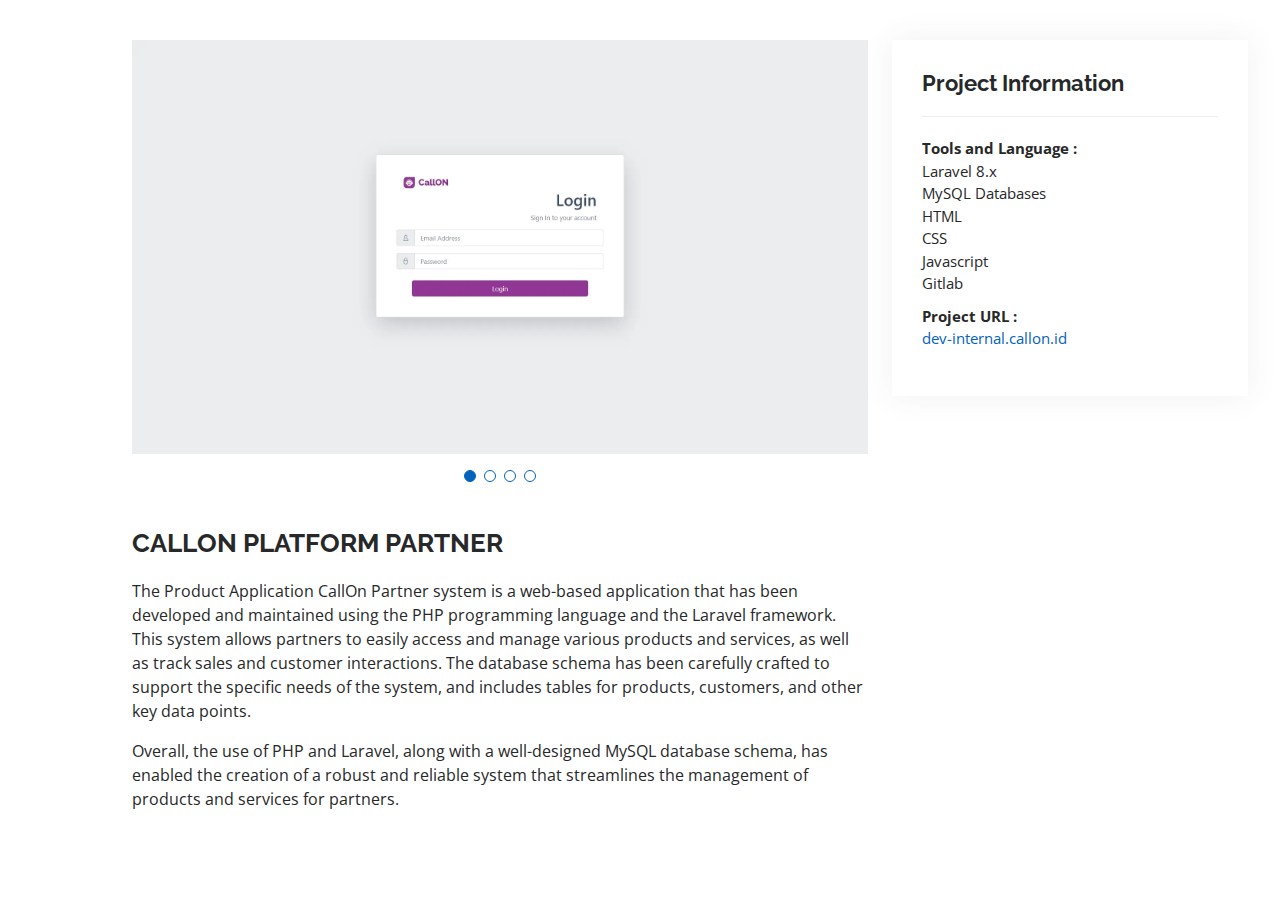
<file: content/callonpartner.html>
<!DOCTYPE html>
<html lang="en">
  <head>
    <meta charset="utf-8" />
    <meta content="width=device-width, initial-scale=1.0" name="viewport" />

    <title>Portfolio Details</title>
    <meta content="" name="description" />
    <meta content="" name="keywords" />

    <!-- Favicons -->
    <link href="assets/img/a1.webp" rel="icon" />
    <link href="assets/img/a2.webp" rel="apple-touch-icon" />

    <!-- Google Fonts -->
    <link
      href="https://fonts.googleapis.com/css?family=Open+Sans:300,300i,400,400i,600,600i,700,700i|Raleway:300,300i,400,400i,500,500i,600,600i,700,700i|Poppins:300,300i,400,400i,500,500i,600,600i,700,700i"
      rel="stylesheet"
    />

    <!-- Vendor CSS Files -->
    <link href="../assets/vendor/aos/aos.css" rel="stylesheet" />
    <link
      href="../assets/vendor/bootstrap/css/bootstrap.min.css"
      rel="stylesheet"
    />
    <link
      href="../assets/vendor/bootstrap-icons/bootstrap-icons.css"
      rel="stylesheet"
    />
    <link
      href="../assets/vendor/boxicons/css/boxicons.min.css"
      rel="stylesheet"
    />
    <link
      href="../assets/vendor/glightbox/css/glightbox.min.css"
      rel="stylesheet"
    />
    <link
      href="../assets/vendor/swiper/swiper-bundle.min.css"
      rel="stylesheet"
    />

    <!-- Template Main CSS File -->
    <link href="../assets/css/style.css" rel="stylesheet" />
  </head>

  <body>
    <main id="main">

      <!-- ======= Portfolio Details Section ======= -->
      <section id="portfolio-details" class="portfolio-details">
          <div class="container">

              <div class="row gy-4">

                  <div class="col-lg-8">
                      <div class="portfolio-details-slider swiper">
                          <div class="swiper-wrapper align-items-center">

                              <div class="swiper-slide">
                                  <img src="../assets/img/portfolio/callonpartner.webp" class="img-fluid" alt="">
                              </div>

                              <div class="swiper-slide">
                                  <img src="../assets/img/portfolio/callonpartner2.webp" class="img-fluid" alt="">
                              </div>

                              <div class="swiper-slide">
                                  <img src="../assets/img/portfolio/callonpartner3.webp" class="img-fluid" alt="">
                              </div>

                              <div class="swiper-slide">
                                  <img src="../assets/img/portfolio/callonpartner4.webp" class="img-fluid" alt="">
                              </div>

                          </div>
                          <div class="swiper-pagination"></div>
                      </div>
                  </div>

                  <div class="col-lg-4 ">
                      <div class="portfolio-info">
                          <h3>Project Information</h3>
                          <ul>
                              <li><strong>Tools and Language :</strong> <br>
                                  Laravel 8.x <br>
                                  MySQL Databases <br>
                                  HTML <br>
                                  CSS <br>
                                  Javascript <br>
                                  Gitlab</li>
                              </li>
                              <li><strong>Project URL :</strong> <br>
                                  <a target="_BLANK" href="https://dev-internal.callon.id">dev-internal.callon.id</a>
                              </li>
                          </ul>
                      </div>
                  </div>

              </div>
              <div class="row">

                  <div class="col-lg-8">
                      <div class="portfolio-description">
                          <h2>CALLON PLATFORM PARTNER</h2>
                          <p>
                              The Product Application CallOn Partner system is a web-based application that has been
                              developed and maintained using the PHP programming language and the Laravel framework. This
                              system allows partners to easily access and manage various products and services, as well as
                              track sales and customer interactions. The database schema has been carefully crafted to
                              support the specific needs of the system, and includes tables for products, customers, and
                              other key data points.</p>

                          <p> Overall, the use of PHP and Laravel, along with a well-designed MySQL database schema,
                              has enabled the creation of a robust and reliable system that streamlines the management of
                              products and services for partners.</p>
                          </p>
                      </div>
                  </div>

              </div>

          </div>
      </section><!-- End Portfolio Details Section -->

  </main>
    <!-- End #main -->

    <div id="preloader"></div>
    <a
      href="#"
      class="back-to-top d-flex align-items-center justify-content-center"
      ><i class="bi bi-arrow-up-short"></i
    ></a>

    <!-- Vendor JS Files -->
    <script src="../assets/vendor/purecounter/purecounter_vanilla.js"></script>
    <script src="../assets/vendor/aos/aos.js"></script>
    <script src="../assets/vendor/bootstrap/js/bootstrap.bundle.min.js"></script>
    <script src="../assets/vendor/glightbox/js/glightbox.min.js"></script>
    <script src="../assets/vendor/isotope-layout/isotope.pkgd.min.js"></script>
    <script src="../assets/vendor/swiper/swiper-bundle.min.js"></script>
    <script src="../assets/vendor/typed.js/typed.min.js"></script>
    <script src="../assets/vendor/waypoints/noframework.waypoints.js"></script>
    <script src="../assets/vendor/php-email-form/validate.js"></script>

    <!-- Template Main JS File -->
    <script src="../assets/js/main.js"></script>
  </body>
</html>
</file>
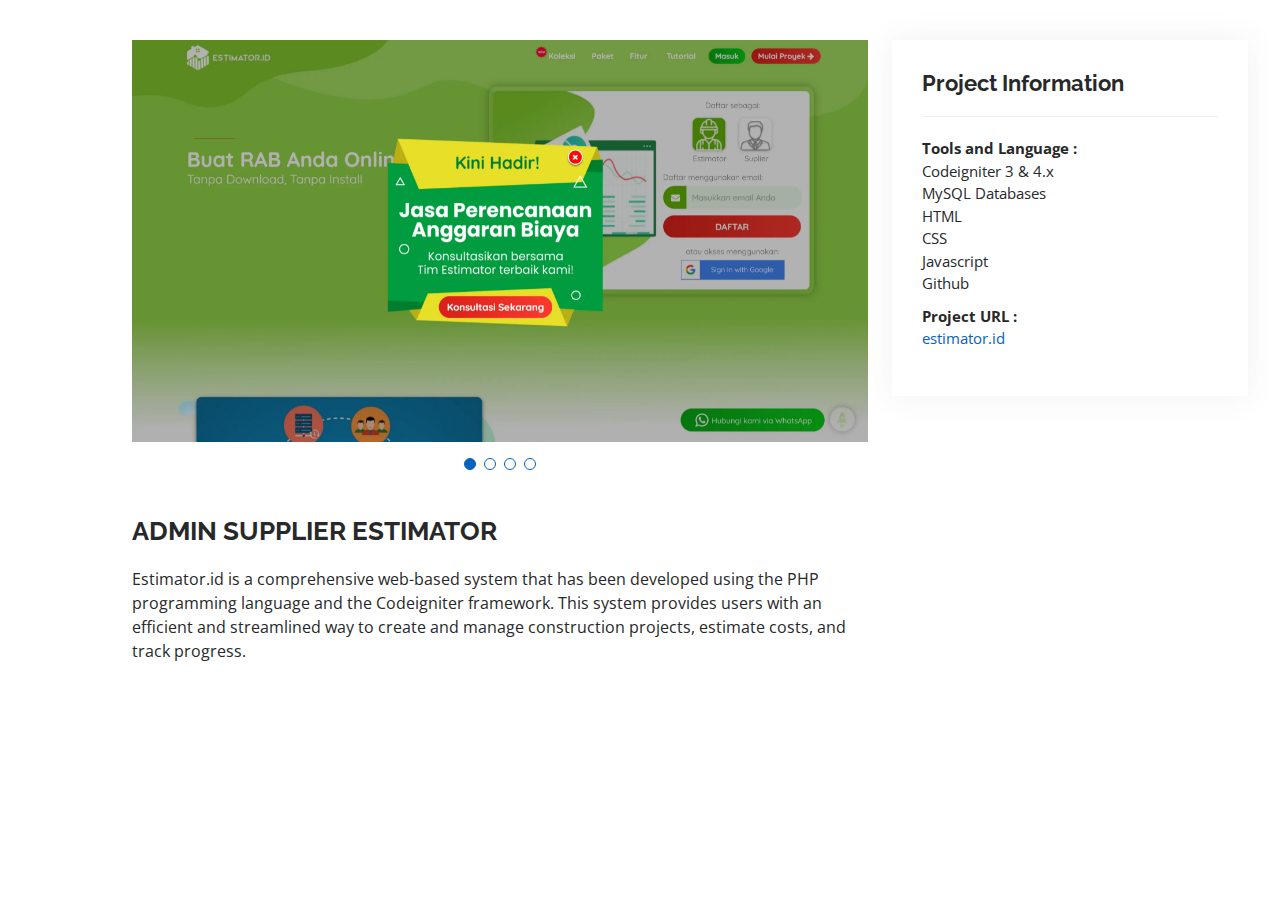
<file: content/estimator.html>
<!DOCTYPE html>
<html lang="en">
  <head>
    <meta charset="utf-8" />
    <meta content="width=device-width, initial-scale=1.0" name="viewport" />

    <title>Portfolio Details</title>
    <meta content="" name="description" />
    <meta content="" name="keywords" />

    <!-- Favicons -->
    <link href="assets/img/a1.webp" rel="icon" />
    <link href="assets/img/a2.webp" rel="apple-touch-icon" />

    <!-- Google Fonts -->
    <link
      href="https://fonts.googleapis.com/css?family=Open+Sans:300,300i,400,400i,600,600i,700,700i|Raleway:300,300i,400,400i,500,500i,600,600i,700,700i|Poppins:300,300i,400,400i,500,500i,600,600i,700,700i"
      rel="stylesheet"
    />

    <!-- Vendor CSS Files -->
    <link href="../assets/vendor/aos/aos.css" rel="stylesheet" />
    <link
      href="../assets/vendor/bootstrap/css/bootstrap.min.css"
      rel="stylesheet"
    />
    <link
      href="../assets/vendor/bootstrap-icons/bootstrap-icons.css"
      rel="stylesheet"
    />
    <link
      href="../assets/vendor/boxicons/css/boxicons.min.css"
      rel="stylesheet"
    />
    <link
      href="../assets/vendor/glightbox/css/glightbox.min.css"
      rel="stylesheet"
    />
    <link
      href="../assets/vendor/swiper/swiper-bundle.min.css"
      rel="stylesheet"
    />

    <!-- Template Main CSS File -->
    <link href="../assets/css/style.css" rel="stylesheet" />
  </head>

  <body>
    <main id="main">
      <!-- ======= Portfolio Details Section ======= -->
      <section id="portfolio-details" class="portfolio-details">
        <div class="container">
          <div class="row gy-4">
            <div class="col-lg-8">
              <div class="portfolio-details-slider swiper">
                <div class="swiper-wrapper align-items-center">
                  <div class="swiper-slide">
                    <img
                      src="../assets/img/portfolio/estimator.webp"
                      class="img-fluid"
                      alt=""
                    />
                  </div>

                  <div class="swiper-slide">
                    <img
                      src="../assets/img/portfolio/estimator2.webp"
                      class="img-fluid"
                      alt=""
                    />
                  </div>

                  <div class="swiper-slide">
                    <img
                      src="../assets/img/portfolio/estimator3.webp"
                      class="img-fluid"
                      alt=""
                    />
                  </div>

                  <div class="swiper-slide">
                    <img
                      src="../assets/img/portfolio/estimator4.webp"
                      class="img-fluid"
                      alt=""
                    />
                  </div>
                </div>
                <div class="swiper-pagination"></div>
              </div>
            </div>

            <div class="col-lg-4">
              <div class="portfolio-info">
                <h3>Project Information</h3>
                <ul>
                  <li>
                    <strong>Tools and Language :</strong> <br />
                    Codeigniter 3 & 4.x <br />
                    MySQL Databases <br />
                    HTML <br />
                    CSS <br />
                    Javascript <br />
                    Github
                  </li>
                  <li>
                    <strong>Project URL :</strong> <br />
                    <a target="_BLANK" href="https://estimator.id/"
                      >estimator.id</a
                    >
                  </li>
                </ul>
              </div>
            </div>
          </div>
          <div class="row">
            <div class="col-lg-8">
              <div class="portfolio-description">
                <h2>ADMIN SUPPLIER ESTIMATOR</h2>
                <p>
                  Estimator.id is a comprehensive web-based system that has been
                  developed using the PHP programming language and the
                  Codeigniter framework. This system provides users with an
                  efficient and streamlined way to create and manage
                  construction projects, estimate costs, and track progress.
                </p>
              </div>
            </div>
          </div>
        </div>
      </section>
      <!-- End Portfolio Details Section -->
    </main>
    <!-- End #main -->

    <div id="preloader"></div>
    <a
      href="#"
      class="back-to-top d-flex align-items-center justify-content-center"
      ><i class="bi bi-arrow-up-short"></i
    ></a>

    <!-- Vendor JS Files -->
    <script src="../assets/vendor/purecounter/purecounter_vanilla.js"></script>
    <script src="../assets/vendor/aos/aos.js"></script>
    <script src="../assets/vendor/bootstrap/js/bootstrap.bundle.min.js"></script>
    <script src="../assets/vendor/glightbox/js/glightbox.min.js"></script>
    <script src="../assets/vendor/isotope-layout/isotope.pkgd.min.js"></script>
    <script src="../assets/vendor/swiper/swiper-bundle.min.js"></script>
    <script src="../assets/vendor/typed.js/typed.min.js"></script>
    <script src="../assets/vendor/waypoints/noframework.waypoints.js"></script>
    <script src="../assets/vendor/php-email-form/validate.js"></script>

    <!-- Template Main JS File -->
    <script src="../assets/js/main.js"></script>
  </body>
</html>
</file>
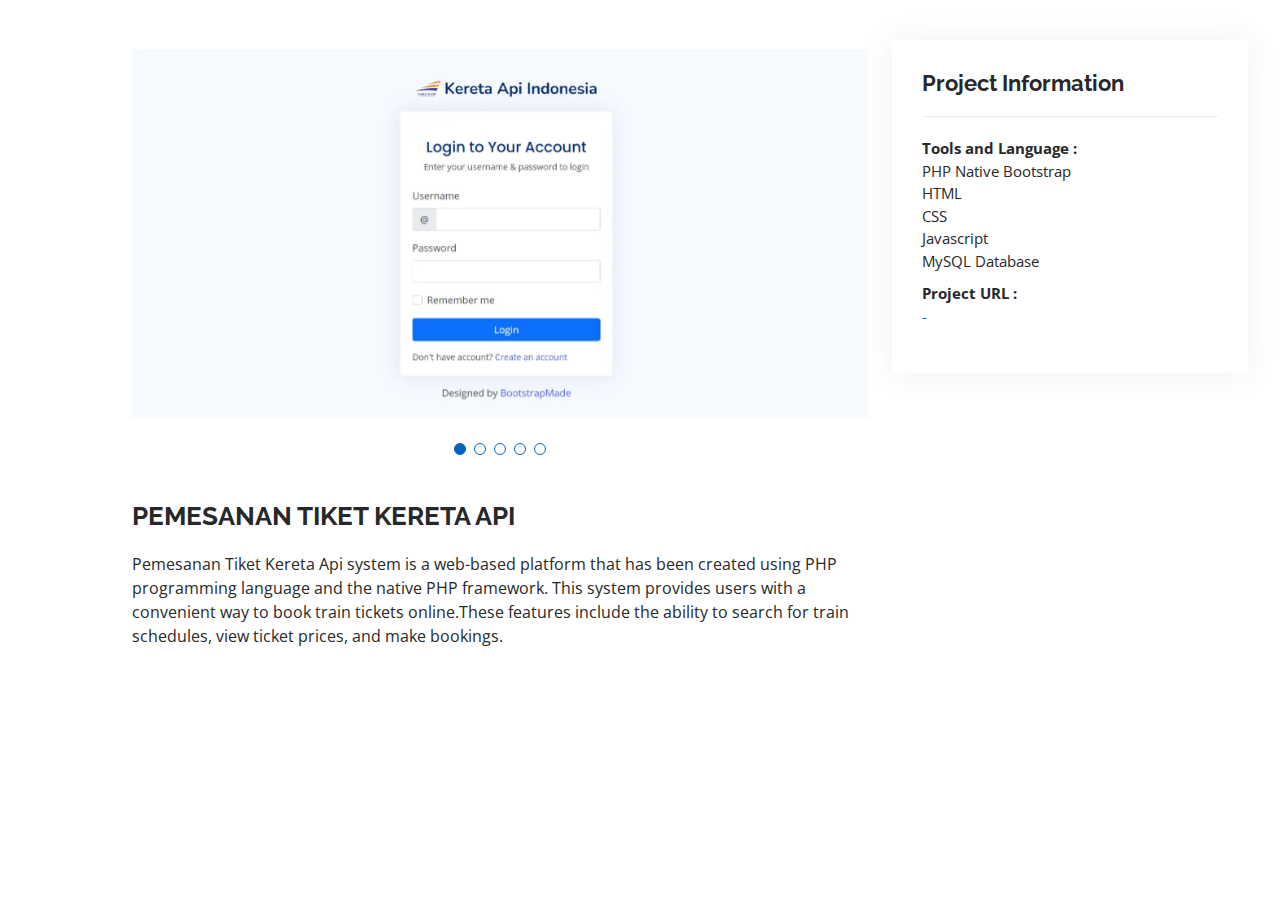
<file: content/kai.html>
<!DOCTYPE html>
<html lang="en">
  <head>
    <meta charset="utf-8" />
    <meta content="width=device-width, initial-scale=1.0" name="viewport" />

    <title>Portfolio Details - Personal Bootstrap Template</title>
    <meta content="" name="description" />
    <meta content="" name="keywords" />

    <!-- Favicons -->
    <link href="assets/img/a1.webp" rel="icon" />
    <link href="assets/img/a2.webp" rel="apple-touch-icon" />

    <!-- Google Fonts -->
    <link
      href="https://fonts.googleapis.com/css?family=Open+Sans:300,300i,400,400i,600,600i,700,700i|Raleway:300,300i,400,400i,500,500i,600,600i,700,700i|Poppins:300,300i,400,400i,500,500i,600,600i,700,700i"
      rel="stylesheet"
    />

    <!-- Vendor CSS Files -->
    <link href="../assets/vendor/aos/aos.css" rel="stylesheet" />
    <link
      href="../assets/vendor/bootstrap/css/bootstrap.min.css"
      rel="stylesheet"
    />
    <link
      href="../assets/vendor/bootstrap-icons/bootstrap-icons.css"
      rel="stylesheet"
    />
    <link
      href="../assets/vendor/boxicons/css/boxicons.min.css"
      rel="stylesheet"
    />
    <link
      href="../assets/vendor/glightbox/css/glightbox.min.css"
      rel="stylesheet"
    />
    <link
      href="../assets/vendor/swiper/swiper-bundle.min.css"
      rel="stylesheet"
    />

    <!-- Template Main CSS File -->
    <link href="../assets/css/style.css" rel="stylesheet" />
  </head>

  <body>
    <main id="main">
      <!-- ======= Portfolio Details Section ======= -->
      <section id="portfolio-details" class="portfolio-details">
        <div class="container">
          <div class="row gy-4">
            <div class="col-lg-8">
              <div class="portfolio-details-slider swiper">
                <div class="swiper-wrapper align-items-center">
                  <div class="swiper-slide">
                    <img
                      src="../assets/img/portfolio/adminKAI.webp"
                      class="img-fluid"
                      alt=""
                    />
                  </div>

                  <div class="swiper-slide">
                    <img
                      src="../assets/img/portfolio/adminKAI2.webp"
                      class="img-fluid"
                      alt=""
                    />
                  </div>

                  <div class="swiper-slide">
                    <img
                      src="../assets/img/portfolio/adminKAI3.webp"
                      class="img-fluid"
                      alt=""
                    />
                  </div>

                  <div class="swiper-slide">
                    <img
                      src="../assets/img/portfolio/adminKAI4.webp"
                      class="img-fluid"
                      alt=""
                    />
                  </div>

                  <div class="swiper-slide">
                    <img
                      src="../assets/img/portfolio/adminKAI5.webp"
                      class="img-fluid"
                      alt=""
                    />
                  </div>
                </div>
                <div class="swiper-pagination"></div>
              </div>
            </div>

            <div class="col-lg-4">
              <div class="portfolio-info">
                <h3>Project Information</h3>
                <ul>
                  <li>
                    <strong>Tools and Language :</strong> <br />
                    PHP Native Bootstrap <br />
                    HTML <br />
                    CSS <br />
                    Javascript <br />
                    MySQL Database
                  </li>
                  <li>
                    <strong>Project URL : </strong> <br />
                    <a target="_BLANK" href="#">-</a>
                  </li>
                </ul>
              </div>
            </div>
          </div>
          <div class="row">
            <div class="col-lg-8">
              <div class="portfolio-description">
                <h2>PEMESANAN TIKET KERETA API</h2>
                <p>
                  Pemesanan Tiket Kereta Api system is a web-based platform that
                  has been created using PHP programming language and the native
                  PHP framework. This system provides users with a convenient
                  way to book train tickets online.These features include the
                  ability to search for train schedules, view ticket prices, and
                  make bookings.
                </p>
              </div>
            </div>
          </div>
        </div>
      </section>
      <!-- End Portfolio Details Section -->
    </main>
    <!-- End #main -->

    <div id="preloader"></div>
    <a
      href="#"
      class="back-to-top d-flex align-items-center justify-content-center"
      ><i class="bi bi-arrow-up-short"></i
    ></a>

    <!-- Vendor JS Files -->
    <script src="../assets/vendor/purecounter/purecounter_vanilla.js"></script>
    <script src="../assets/vendor/aos/aos.js"></script>
    <script src="../assets/vendor/bootstrap/js/bootstrap.bundle.min.js"></script>
    <script src="../assets/vendor/glightbox/js/glightbox.min.js"></script>
    <script src="../assets/vendor/isotope-layout/isotope.pkgd.min.js"></script>
    <script src="../assets/vendor/swiper/swiper-bundle.min.js"></script>
    <script src="../assets/vendor/typed.js/typed.min.js"></script>
    <script src="../assets/vendor/waypoints/noframework.waypoints.js"></script>
    <script src="../assets/vendor/php-email-form/validate.js"></script>

    <!-- Template Main JS File -->
    <script src="../assets/js/main.js"></script>
  </body>
</html>
</file>
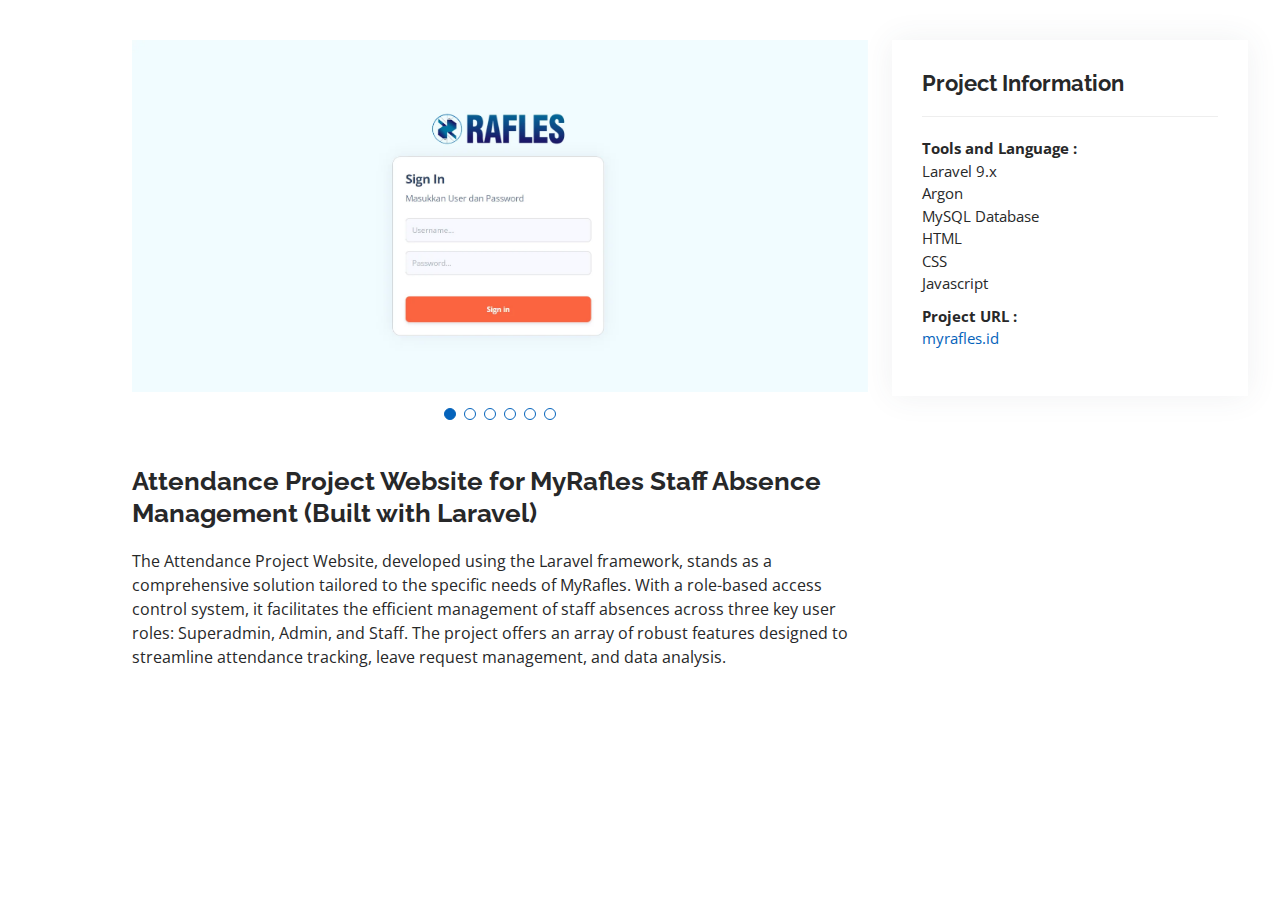
<file: content/myrafles.html>
<!DOCTYPE html>
<html lang="en">
  <head>
    <meta charset="utf-8" />
    <meta content="width=device-width, initial-scale=1.0" name="viewport" />

    <title>Portfolio Details</title>
    <meta content="" name="description" />
    <meta content="" name="keywords" />

    <!-- Favicons -->
    <link href="assets/img/a1.webp" rel="icon" />
    <link href="assets/img/a2.webp" rel="apple-touch-icon" />

    <!-- Google Fonts -->
    <link
      href="https://fonts.googleapis.com/css?family=Open+Sans:300,300i,400,400i,600,600i,700,700i|Raleway:300,300i,400,400i,500,500i,600,600i,700,700i|Poppins:300,300i,400,400i,500,500i,600,600i,700,700i"
      rel="stylesheet"
    />

    <!-- Vendor CSS Files -->
    <link href="../assets/vendor/aos/aos.css" rel="stylesheet" />
    <link
      href="../assets/vendor/bootstrap/css/bootstrap.min.css"
      rel="stylesheet"
    />
    <link
      href="../assets/vendor/bootstrap-icons/bootstrap-icons.css"
      rel="stylesheet"
    />
    <link
      href="../assets/vendor/boxicons/css/boxicons.min.css"
      rel="stylesheet"
    />
    <link
      href="../assets/vendor/glightbox/css/glightbox.min.css"
      rel="stylesheet"
    />
    <link
      href="../assets/vendor/swiper/swiper-bundle.min.css"
      rel="stylesheet"
    />

    <!-- Template Main CSS File -->
    <link href="../assets/css/style.css" rel="stylesheet" />
  </head>

  <body>
    <main id="main">
      <!-- ======= Portfolio Details Section ======= -->
      <section id="portfolio-details" class="portfolio-details">
        <div class="container">
          <div class="row gy-4">
            <div class="col-lg-8">
              <div class="portfolio-details-slider swiper">
                <div class="swiper-wrapper align-items-center">
                  <div class="swiper-slide">
                    <img
                      src="../assets/img/portfolio/myrafles.webp"
                      class="img-fluid"
                      alt=""
                    />
                  </div>

                  <div class="swiper-slide">
                    <img
                      src="../assets/img/portfolio/myrafles2.webp"
                      class="img-fluid"
                      alt=""
                    />
                  </div>

                  <div class="swiper-slide">
                    <img
                      src="../assets/img/portfolio/myrafles3.webp"
                      class="img-fluid"
                      alt=""
                    />
                  </div>

                  <div class="swiper-slide">
                    <img
                      src="../assets/img/portfolio/myrafles4.webp"
                      class="img-fluid"
                      alt=""
                    />
                  </div>

                  <div class="swiper-slide">
                    <img
                      src="../assets/img/portfolio/myrafles5.webp"
                      class="img-fluid"
                      alt=""
                    />
                  </div>

                  <div class="swiper-slide">
                    <img
                      src="../assets/img/portfolio/myrafles6.webp"
                      class="img-fluid"
                      alt=""
                    />
                  </div>
                </div>
                <div class="swiper-pagination"></div>
              </div>
            </div>

            <div class="col-lg-4">
              <div class="portfolio-info">
                <h3>Project Information</h3>
                <ul>
                  <li>
                    <strong>Tools and Language :</strong> <br />
                    Laravel 9.x <br />
                    Argon <br />
                    MySQL Database <br />
                    HTML <br />
                    CSS <br />
                    Javascript<br />
                  </li>
                  <li>
                    <strong>Project URL :</strong> <br />
                    <a target="_BLANK" href="https://myrafles.id/login"
                      >myrafles.id</a
                    >
                  </li>
                </ul>
              </div>
            </div>
          </div>
          <div class="row">
            <div class="col-lg-8">
              <div class="portfolio-description">
                <h2>
                  Attendance Project Website for MyRafles Staff Absence
                  Management (Built with Laravel)
                </h2>
                <p>
                  The Attendance Project Website, developed using the Laravel
                  framework, stands as a comprehensive solution tailored to the
                  specific needs of MyRafles. With a role-based access control
                  system, it facilitates the efficient management of staff
                  absences across three key user roles: Superadmin, Admin, and
                  Staff. The project offers an array of robust features designed
                  to streamline attendance tracking, leave request management,
                  and data analysis.
                </p>
              </div>
            </div>
          </div>
        </div>
      </section>
      <!-- End Portfolio Details Section -->
    </main>
    <!-- End #main -->

    <div id="preloader"></div>
    <a
      href="#"
      class="back-to-top d-flex align-items-center justify-content-center"
      ><i class="bi bi-arrow-up-short"></i
    ></a>

    <!-- Vendor JS Files -->
    <script src="../assets/vendor/purecounter/purecounter_vanilla.js"></script>
    <script src="../assets/vendor/aos/aos.js"></script>
    <script src="../assets/vendor/bootstrap/js/bootstrap.bundle.min.js"></script>
    <script src="../assets/vendor/glightbox/js/glightbox.min.js"></script>
    <script src="../assets/vendor/isotope-layout/isotope.pkgd.min.js"></script>
    <script src="../assets/vendor/swiper/swiper-bundle.min.js"></script>
    <script src="../assets/vendor/typed.js/typed.min.js"></script>
    <script src="../assets/vendor/waypoints/noframework.waypoints.js"></script>
    <script src="../assets/vendor/php-email-form/validate.js"></script>

    <!-- Template Main JS File -->
    <script src="../assets/js/main.js"></script>
  </body>
</html>
</file>
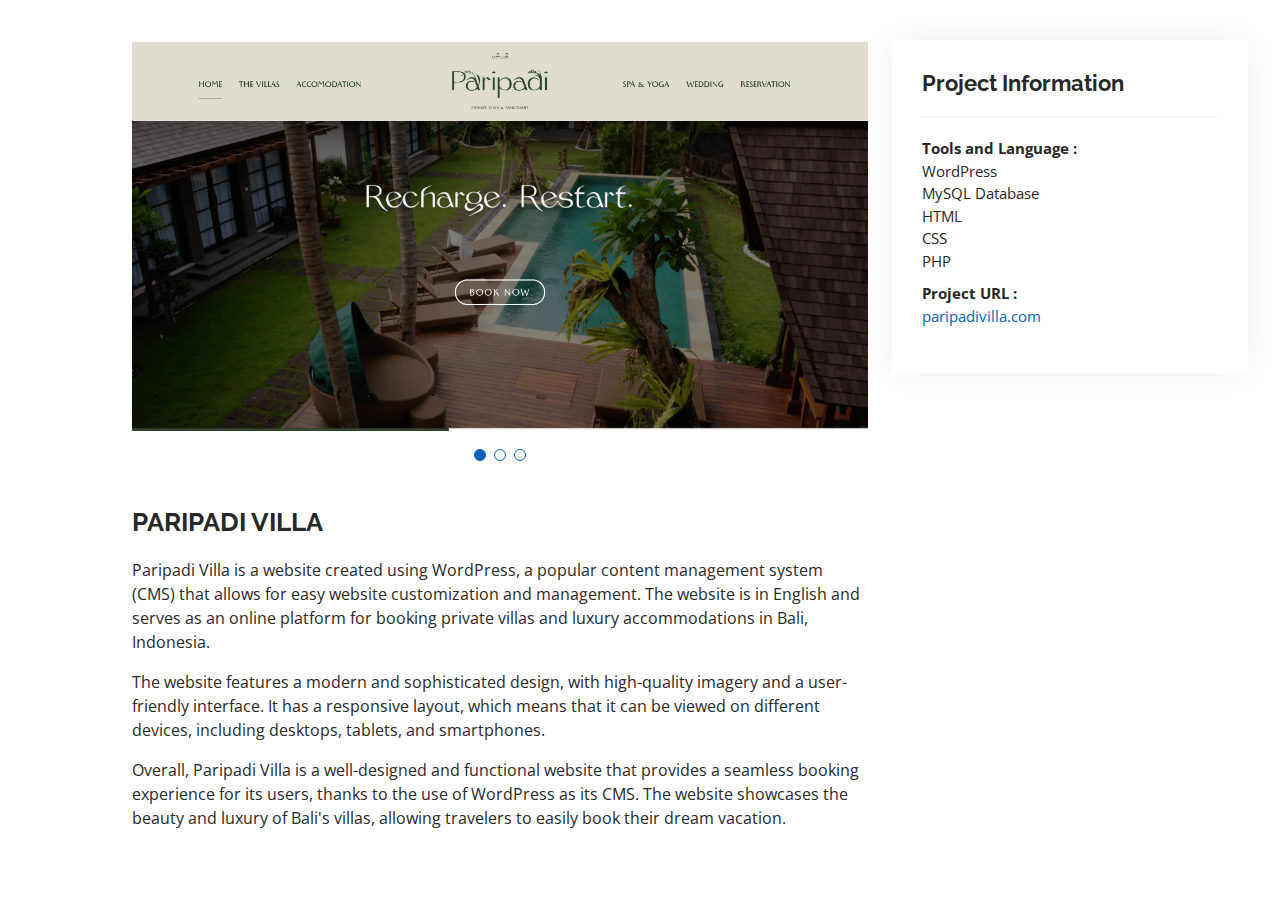
<file: content/paripadi.html>
<!DOCTYPE html>
<html lang="en">
  <head>
    <meta charset="utf-8" />
    <meta content="width=device-width, initial-scale=1.0" name="viewport" />

    <title>Portfolio Details</title>
    <meta content="" name="description" />
    <meta content="" name="keywords" />

    <!-- Favicons -->
    <link href="assets/img/a1.webp" rel="icon" />
    <link href="assets/img/a2.webp" rel="apple-touch-icon" />

    <!-- Google Fonts -->
    <link
      href="https://fonts.googleapis.com/css?family=Open+Sans:300,300i,400,400i,600,600i,700,700i|Raleway:300,300i,400,400i,500,500i,600,600i,700,700i|Poppins:300,300i,400,400i,500,500i,600,600i,700,700i"
      rel="stylesheet"
    />

    <!-- Vendor CSS Files -->
    <link href="../assets/vendor/aos/aos.css" rel="stylesheet" />
    <link
      href="../assets/vendor/bootstrap/css/bootstrap.min.css"
      rel="stylesheet"
    />
    <link
      href="../assets/vendor/bootstrap-icons/bootstrap-icons.css"
      rel="stylesheet"
    />
    <link
      href="../assets/vendor/boxicons/css/boxicons.min.css"
      rel="stylesheet"
    />
    <link
      href="../assets/vendor/glightbox/css/glightbox.min.css"
      rel="stylesheet"
    />
    <link
      href="../assets/vendor/swiper/swiper-bundle.min.css"
      rel="stylesheet"
    />

    <!-- Template Main CSS File -->
    <link href="../assets/css/style.css" rel="stylesheet" />
  </head>

  <body>
    <main id="main">
      <!-- ======= Portfolio Details Section ======= -->
      <section id="portfolio-details" class="portfolio-details">
        <div class="container">
          <div class="row gy-4">
            <div class="col-lg-8">
              <div class="portfolio-details-slider swiper">
                <div class="swiper-wrapper align-items-center">
                  <div class="swiper-slide">
                    <img
                      src="../assets/img/portfolio/paripadi.webp"
                      class="img-fluid"
                      alt=""
                    />
                  </div>

                  <div class="swiper-slide">
                    <img
                      src="../assets/img/portfolio/paripadi2.webp"
                      class="img-fluid"
                      alt=""
                    />
                  </div>

                  <div class="swiper-slide">
                    <img
                      src="../assets/img/portfolio/paripadi3.webp"
                      class="img-fluid"
                      alt=""
                    />
                  </div>
                </div>
                <div class="swiper-pagination"></div>
              </div>
            </div>

            <div class="col-lg-4">
              <div class="portfolio-info">
                <h3>Project Information</h3>
                <ul>
                  <li>
                    <strong>Tools and Language :</strong> <br />
                    WordPress <br />
                    MySQL Database <br />
                    HTML <br />
                    CSS <br />
                    PHP
                  </li>
                  <li>
                    <strong>Project URL :</strong> <br />
                    <a target="_BLANK" href="https://paripadivilla.com"
                      >paripadivilla.com</a
                    >
                  </li>
                </ul>
              </div>
            </div>
          </div>
          <div class="row">
            <div class="col-lg-8">
              <div class="portfolio-description">
                <h2>PARIPADI VILLA</h2>
                <p>
                  Paripadi Villa is a website created using WordPress, a popular
                  content management system (CMS) that allows for easy website
                  customization and management. The website is in English and
                  serves as an online platform for booking private villas and
                  luxury accommodations in Bali, Indonesia.
                </p>

                <p>
                  The website features a modern and sophisticated design, with
                  high-quality imagery and a user-friendly interface. It has a
                  responsive layout, which means that it can be viewed on
                  different devices, including desktops, tablets, and
                  smartphones.
                </p>

                <p>
                  Overall, Paripadi Villa is a well-designed and functional
                  website that provides a seamless booking experience for its
                  users, thanks to the use of WordPress as its CMS. The website
                  showcases the beauty and luxury of Bali's villas, allowing
                  travelers to easily book their dream vacation.
                </p>
              </div>
            </div>
          </div>
        </div>
      </section>
      <!-- End Portfolio Details Section -->
    </main>
    <!-- End #main -->
    <!-- End #main -->

    <div id="preloader"></div>
    <a
      href="#"
      class="back-to-top d-flex align-items-center justify-content-center"
      ><i class="bi bi-arrow-up-short"></i
    ></a>

    <!-- Vendor JS Files -->
    <script src="../assets/vendor/purecounter/purecounter_vanilla.js"></script>
    <script src="../assets/vendor/aos/aos.js"></script>
    <script src="../assets/vendor/bootstrap/js/bootstrap.bundle.min.js"></script>
    <script src="../assets/vendor/glightbox/js/glightbox.min.js"></script>
    <script src="../assets/vendor/isotope-layout/isotope.pkgd.min.js"></script>
    <script src="../assets/vendor/swiper/swiper-bundle.min.js"></script>
    <script src="../assets/vendor/typed.js/typed.min.js"></script>
    <script src="../assets/vendor/waypoints/noframework.waypoints.js"></script>
    <script src="../assets/vendor/php-email-form/validate.js"></script>

    <!-- Template Main JS File -->
    <script src="../assets/js/main.js"></script>
  </body>
</html>
</file>
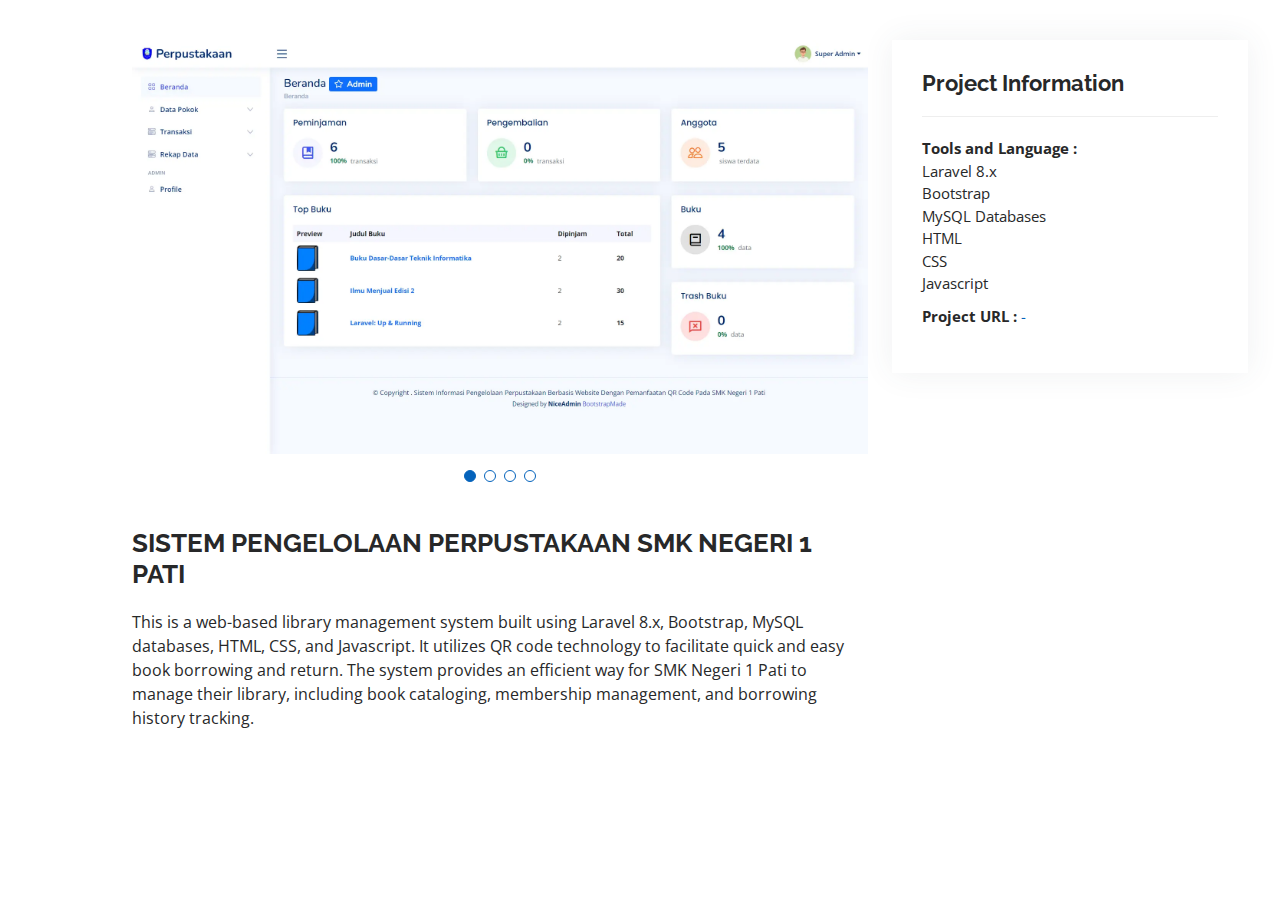
<file: content/perpustakaan.html>
<!DOCTYPE html>
<html lang="en">
  <head>
    <meta charset="utf-8" />
    <meta content="width=device-width, initial-scale=1.0" name="viewport" />

    <title>Portfolio Details</title>
    <meta content="" name="description" />
    <meta content="" name="keywords" />

    <!-- Favicons -->
    <link href="assets/img/a1.webp" rel="icon" />
    <link href="assets/img/a2.webp" rel="apple-touch-icon" />

    <!-- Google Fonts -->
    <link
      href="https://fonts.googleapis.com/css?family=Open+Sans:300,300i,400,400i,600,600i,700,700i|Raleway:300,300i,400,400i,500,500i,600,600i,700,700i|Poppins:300,300i,400,400i,500,500i,600,600i,700,700i"
      rel="stylesheet"
    />

    <!-- Vendor CSS Files -->
    <link href="../assets/vendor/aos/aos.css" rel="stylesheet" />
    <link
      href="../assets/vendor/bootstrap/css/bootstrap.min.css"
      rel="stylesheet"
    />
    <link
      href="../assets/vendor/bootstrap-icons/bootstrap-icons.css"
      rel="stylesheet"
    />
    <link
      href="../assets/vendor/boxicons/css/boxicons.min.css"
      rel="stylesheet"
    />
    <link
      href="../assets/vendor/glightbox/css/glightbox.min.css"
      rel="stylesheet"
    />
    <link
      href="../assets/vendor/swiper/swiper-bundle.min.css"
      rel="stylesheet"
    />

    <!-- Template Main CSS File -->
    <link href="../assets/css/style.css" rel="stylesheet" />
  </head>

  <body>
    <main id="main">
      <!-- ======= Portfolio Details Section ======= -->
      <section id="portfolio-details" class="portfolio-details">
        <div class="container">
          <div class="row gy-4">
            <div class="col-lg-8">
              <div class="portfolio-details-slider swiper">
                <div class="swiper-wrapper align-items-center">
                  <div class="swiper-slide">
                    <img
                      src="../assets/img/portfolio/perpus.webp"
                      class="img-fluid"
                      alt=""
                    />
                  </div>

                  <div class="swiper-slide">
                    <img
                      src="../assets/img/portfolio/perpus2.webp"
                      class="img-fluid"
                      alt=""
                    />
                  </div>

                  <div class="swiper-slide">
                    <img
                      src="../assets/img/portfolio/perpus3.webp"
                      class="img-fluid"
                      alt=""
                    />
                  </div>

                  <div class="swiper-slide">
                    <img
                      src="../assets/img/portfolio/perpus4.webp"
                      class="img-fluid"
                      alt=""
                    />
                  </div>
                </div>
                <div class="swiper-pagination"></div>
              </div>
            </div>

            <div class="col-lg-4">
              <div class="portfolio-info">
                <h3>Project Information</h3>
                <ul>
                  <li>
                    <strong>Tools and Language :</strong> <br />
                    Laravel 8.x <br />
                    Bootstrap <br />
                    MySQL Databases <br />
                    HTML <br />
                    CSS <br />
                    Javascript
                  </li>
                  <li><strong>Project URL :</strong> <a href="#"> -</a></li>
                </ul>
              </div>
            </div>
          </div>
          <div class="row">
            <div class="col-lg-8">
              <div class="portfolio-description">
                <h2>SISTEM PENGELOLAAN PERPUSTAKAAN SMK NEGERI 1 PATI</h2>

                <p>
                  This is a web-based library management system built using
                  Laravel 8.x, Bootstrap, MySQL databases, HTML, CSS, and
                  Javascript. It utilizes QR code technology to facilitate quick
                  and easy book borrowing and return. The system provides an
                  efficient way for SMK Negeri 1 Pati to manage their library,
                  including book cataloging, membership management, and
                  borrowing history tracking.
                </p>
              </div>
            </div>
          </div>
        </div>
      </section>
      <!-- End Portfolio Details Section -->
    </main>
    <!-- End #main -->
    <!-- End #main -->
    <!-- End #main -->

    <div id="preloader"></div>
    <a
      href="#"
      class="back-to-top d-flex align-items-center justify-content-center"
      ><i class="bi bi-arrow-up-short"></i
    ></a>

    <!-- Vendor JS Files -->
    <script src="../assets/vendor/purecounter/purecounter_vanilla.js"></script>
    <script src="../assets/vendor/aos/aos.js"></script>
    <script src="../assets/vendor/bootstrap/js/bootstrap.bundle.min.js"></script>
    <script src="../assets/vendor/glightbox/js/glightbox.min.js"></script>
    <script src="../assets/vendor/isotope-layout/isotope.pkgd.min.js"></script>
    <script src="../assets/vendor/swiper/swiper-bundle.min.js"></script>
    <script src="../assets/vendor/typed.js/typed.min.js"></script>
    <script src="../assets/vendor/waypoints/noframework.waypoints.js"></script>
    <script src="../assets/vendor/php-email-form/validate.js"></script>

    <!-- Template Main JS File -->
    <script src="../assets/js/main.js"></script>
  </body>
</html>
</file>
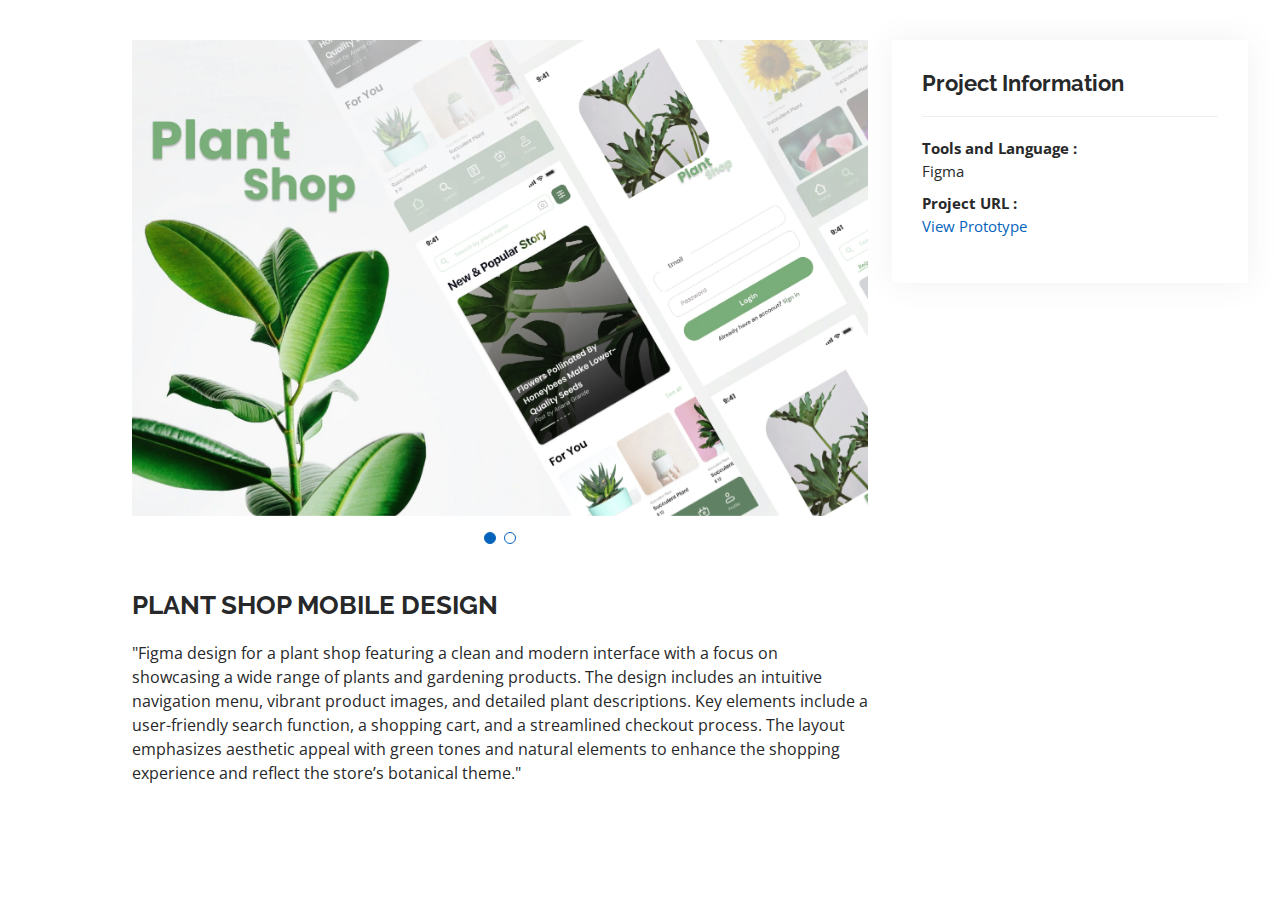
<file: content/plantshop.html>
<!DOCTYPE html>
<html lang="en">
  <head>
    <meta charset="utf-8" />
    <meta content="width=device-width, initial-scale=1.0" name="viewport" />

    <title>Portfolio Details</title>
    <meta content="" name="description" />
    <meta content="" name="keywords" />

    <!-- Favicons -->
    <link href="assets/img/a1.webp" rel="icon" />
    <link href="assets/img/a2.webp" rel="apple-touch-icon" />

    <!-- Google Fonts -->
    <link
      href="https://fonts.googleapis.com/css?family=Open+Sans:300,300i,400,400i,600,600i,700,700i|Raleway:300,300i,400,400i,500,500i,600,600i,700,700i|Poppins:300,300i,400,400i,500,500i,600,600i,700,700i"
      rel="stylesheet"
    />

    <!-- Vendor CSS Files -->
    <link href="../assets/vendor/aos/aos.css" rel="stylesheet" />
    <link
      href="../assets/vendor/bootstrap/css/bootstrap.min.css"
      rel="stylesheet"
    />
    <link
      href="../assets/vendor/bootstrap-icons/bootstrap-icons.css"
      rel="stylesheet"
    />
    <link
      href="../assets/vendor/boxicons/css/boxicons.min.css"
      rel="stylesheet"
    />
    <link
      href="../assets/vendor/glightbox/css/glightbox.min.css"
      rel="stylesheet"
    />
    <link
      href="../assets/vendor/swiper/swiper-bundle.min.css"
      rel="stylesheet"
    />

    <!-- Template Main CSS File -->
    <link href="../assets/css/style.css" rel="stylesheet" />
  </head>

  <body>
    <main id="main">
      <!-- ======= Portfolio Details Section ======= -->
      <section id="portfolio-details" class="portfolio-details">
        <div class="container">
          <div class="row gy-4">
            <div class="col-lg-8">
              <div class="portfolio-details-slider swiper">
                <div class="swiper-wrapper align-items-center">
                  <div class="swiper-slide">
                    <img
                      src="../assets/img/portfolio/plantshop.webp"
                      class="img-fluid"
                      alt=""
                    />
                  </div>

                  <div class="swiper-slide">
                    <img
                      src="../assets/img/portfolio/plantshop2.webp"
                      class="img-fluid"
                      alt=""
                    />
                  </div>
                </div>
                <div class="swiper-pagination"></div>
              </div>
            </div>

            <div class="col-lg-4">
              <div class="portfolio-info">
                <h3>Project Information</h3>
                <ul>
                  <li>
                    <strong>Tools and Language :</strong> <br />
                    Figma
                  </li>
                  <li>
                    <strong>Project URL :</strong> <br />
                    <a
                      target="_BLANK"
                      href="https://www.figma.com/proto/daKmNiVzkqT9m08SXb04JP/Plant-Shop?node-id=321-2150&t=skvbbYXccNP7LHWs-1&scaling=scale-down&content-scaling=fixed&page-id=0%3A1&starting-point-node-id=321%3A2150&share=1"
                      >View Prototype</a
                    >
                  </li>
                </ul>
              </div>
            </div>
          </div>
          <div class="row">
            <div class="col-lg-8">
              <div class="portfolio-description">
                <h2>PLANT SHOP MOBILE DESIGN</h2>
                <p>
                  "Figma design for a plant shop featuring a clean and modern
                  interface with a focus on showcasing a wide range of plants
                  and gardening products. The design includes an intuitive
                  navigation menu, vibrant product images, and detailed plant
                  descriptions. Key elements include a user-friendly search
                  function, a shopping cart, and a streamlined checkout process.
                  The layout emphasizes aesthetic appeal with green tones and
                  natural elements to enhance the shopping experience and
                  reflect the store’s botanical theme."
                </p>
              </div>
            </div>
          </div>
        </div>
      </section>
      <!-- End Portfolio Details Section -->
    </main>
    <!-- End #main -->
    <!-- End #main -->

    <div id="preloader"></div>
    <a
      href="#"
      class="back-to-top d-flex align-items-center justify-content-center"
      ><i class="bi bi-arrow-up-short"></i
    ></a>

    <!-- Vendor JS Files -->
    <script src="../assets/vendor/purecounter/purecounter_vanilla.js"></script>
    <script src="../assets/vendor/aos/aos.js"></script>
    <script src="../assets/vendor/bootstrap/js/bootstrap.bundle.min.js"></script>
    <script src="../assets/vendor/glightbox/js/glightbox.min.js"></script>
    <script src="../assets/vendor/isotope-layout/isotope.pkgd.min.js"></script>
    <script src="../assets/vendor/swiper/swiper-bundle.min.js"></script>
    <script src="../assets/vendor/typed.js/typed.min.js"></script>
    <script src="../assets/vendor/waypoints/noframework.waypoints.js"></script>
    <script src="../assets/vendor/php-email-form/validate.js"></script>

    <!-- Template Main JS File -->
    <script src="../assets/js/main.js"></script>
  </body>
</html>
</file>
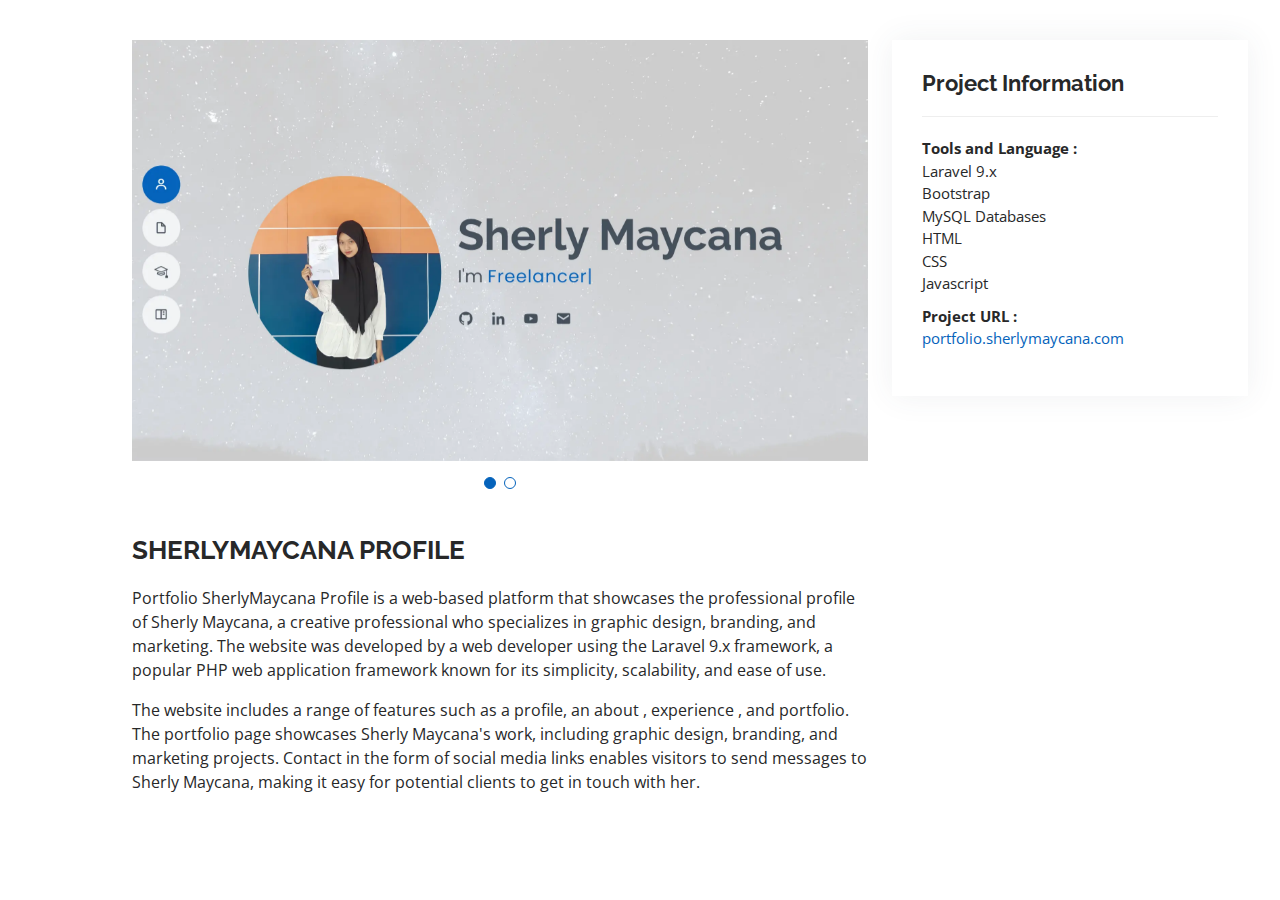
<file: content/portfolio.html>
<!DOCTYPE html>
<html lang="en">
  <head>
    <meta charset="utf-8" />
    <meta content="width=device-width, initial-scale=1.0" name="viewport" />

    <title>Portfolio Details</title>
    <meta content="" name="description" />
    <meta content="" name="keywords" />

    <!-- Favicons -->
    <link href="assets/img/a1.webp" rel="icon" />
    <link href="assets/img/a2.webp" rel="apple-touch-icon" />

    <!-- Google Fonts -->
    <link
      href="https://fonts.googleapis.com/css?family=Open+Sans:300,300i,400,400i,600,600i,700,700i|Raleway:300,300i,400,400i,500,500i,600,600i,700,700i|Poppins:300,300i,400,400i,500,500i,600,600i,700,700i"
      rel="stylesheet"
    />

    <!-- Vendor CSS Files -->
    <link href="../assets/vendor/aos/aos.css" rel="stylesheet" />
    <link
      href="../assets/vendor/bootstrap/css/bootstrap.min.css"
      rel="stylesheet"
    />
    <link
      href="../assets/vendor/bootstrap-icons/bootstrap-icons.css"
      rel="stylesheet"
    />
    <link
      href="../assets/vendor/boxicons/css/boxicons.min.css"
      rel="stylesheet"
    />
    <link
      href="../assets/vendor/glightbox/css/glightbox.min.css"
      rel="stylesheet"
    />
    <link
      href="../assets/vendor/swiper/swiper-bundle.min.css"
      rel="stylesheet"
    />

    <!-- Template Main CSS File -->
    <link href="../assets/css/style.css" rel="stylesheet" />
  </head>

  <body>
    <main id="main">
      <!-- ======= Portfolio Details Section ======= -->
      <section id="portfolio-details" class="portfolio-details">
        <div class="container">
          <div class="row gy-4">
            <div class="col-lg-8">
              <div class="portfolio-details-slider swiper">
                <div class="swiper-wrapper align-items-center">
                  <div class="swiper-slide">
                    <img
                      src="../assets/img/portfolio/portfolio.webp"
                      class="img-fluid"
                      alt=""
                    />
                  </div>

                  <div class="swiper-slide">
                    <img
                      src="../assets/img/portfolio/portfolio2.webp"
                      class="img-fluid"
                      alt=""
                    />
                  </div>
                </div>
                <div class="swiper-pagination"></div>
              </div>
            </div>

            <div class="col-lg-4">
              <div class="portfolio-info">
                <h3>Project Information</h3>
                <ul>
                  <li>
                    <strong>Tools and Language :</strong> <br />
                    Laravel 9.x <br />
                    Bootstrap <br />
                    MySQL Databases <br />
                    HTML <br />
                    CSS <br />
                    Javascript
                  </li>
                  <li>
                    <strong>Project URL :</strong> <br />
                    <a href="http://portfolio.sherlymaycana.com/"
                      >portfolio.sherlymaycana.com
                    </a>
                  </li>
                </ul>
              </div>
            </div>
          </div>
          <div class="row">
            <div class="col-lg-8">
              <div class="portfolio-description">
                <h2>SHERLYMAYCANA PROFILE</h2>

                <p>
                  Portfolio SherlyMaycana Profile is a web-based platform that
                  showcases the professional profile of Sherly Maycana, a
                  creative professional who specializes in graphic design,
                  branding, and marketing. The website was developed by a web
                  developer using the Laravel 9.x framework, a popular PHP web
                  application framework known for its simplicity, scalability,
                  and ease of use.
                </p>
                <p>
                  The website includes a range of features such as a profile, an
                  about , experience , and portfolio. The portfolio page
                  showcases Sherly Maycana's work, including graphic design,
                  branding, and marketing projects. Contact in the form of
                  social media links enables visitors to send messages to Sherly
                  Maycana, making it easy for potential clients to get in touch
                  with her.
                </p>
              </div>
            </div>
          </div>
        </div>
      </section>
      <!-- End Portfolio Details Section -->
    </main>
    <!-- End #main -->

    <div id="preloader"></div>
    <a
      href="#"
      class="back-to-top d-flex align-items-center justify-content-center"
      ><i class="bi bi-arrow-up-short"></i
    ></a>

    <!-- Vendor JS Files -->
    <script src="../assets/vendor/purecounter/purecounter_vanilla.js"></script>
    <script src="../assets/vendor/aos/aos.js"></script>
    <script src="../assets/vendor/bootstrap/js/bootstrap.bundle.min.js"></script>
    <script src="../assets/vendor/glightbox/js/glightbox.min.js"></script>
    <script src="../assets/vendor/isotope-layout/isotope.pkgd.min.js"></script>
    <script src="../assets/vendor/swiper/swiper-bundle.min.js"></script>
    <script src="../assets/vendor/typed.js/typed.min.js"></script>
    <script src="../assets/vendor/waypoints/noframework.waypoints.js"></script>
    <script src="../assets/vendor/php-email-form/validate.js"></script>

    <!-- Template Main JS File -->
    <script src="../assets/js/main.js"></script>
  </body>
</html>
</file>
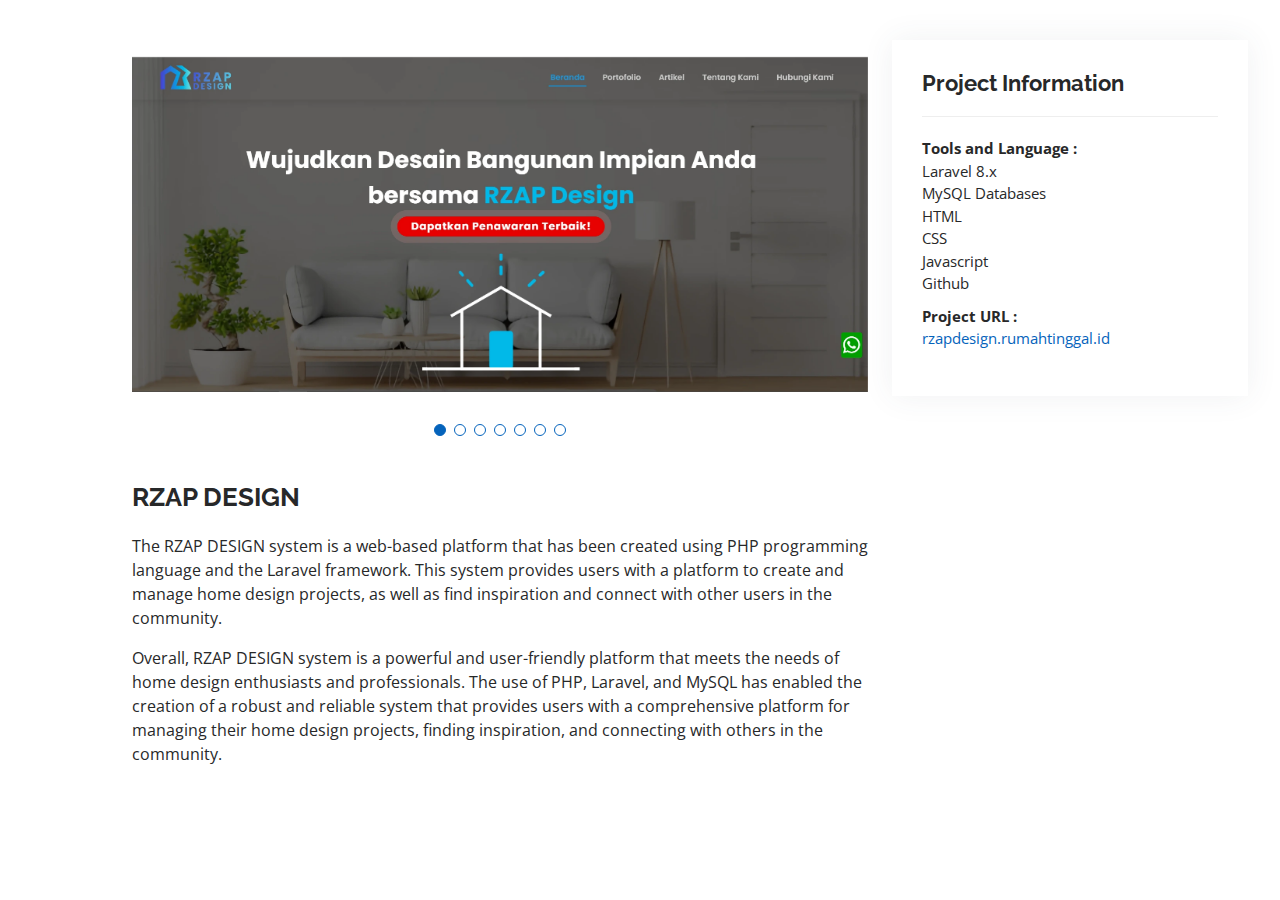
<file: content/rzap.html>
<!DOCTYPE html>
<html lang="en">
  <head>
    <meta charset="utf-8" />
    <meta content="width=device-width, initial-scale=1.0" name="viewport" />

    <title>Portfolio Details</title>
    <meta content="" name="description" />
    <meta content="" name="keywords" />

    <!-- Favicons -->
    <link href="assets/img/a1.webp" rel="icon" />
    <link href="assets/img/a2.webp" rel="apple-touch-icon" />

    <!-- Google Fonts -->
    <link
      href="https://fonts.googleapis.com/css?family=Open+Sans:300,300i,400,400i,600,600i,700,700i|Raleway:300,300i,400,400i,500,500i,600,600i,700,700i|Poppins:300,300i,400,400i,500,500i,600,600i,700,700i"
      rel="stylesheet"
    />

    <!-- Vendor CSS Files -->
    <link href="../assets/vendor/aos/aos.css" rel="stylesheet" />
    <link
      href="../assets/vendor/bootstrap/css/bootstrap.min.css"
      rel="stylesheet"
    />
    <link
      href="../assets/vendor/bootstrap-icons/bootstrap-icons.css"
      rel="stylesheet"
    />
    <link
      href="../assets/vendor/boxicons/css/boxicons.min.css"
      rel="stylesheet"
    />
    <link
      href="../assets/vendor/glightbox/css/glightbox.min.css"
      rel="stylesheet"
    />
    <link
      href="../assets/vendor/swiper/swiper-bundle.min.css"
      rel="stylesheet"
    />

    <!-- Template Main CSS File -->
    <link href="../assets/css/style.css" rel="stylesheet" />
  </head>

  <body>
    
    <main id="main">
      <!-- ======= Portfolio Details Section ======= -->
      <section id="portfolio-details" class="portfolio-details">
          <div class="container">

              <div class="row gy-4">

                  <div class="col-lg-8">
                      <div class="portfolio-details-slider swiper">
                          <div class="swiper-wrapper align-items-center">

                              <div class="swiper-slide">
                                  <img src="../assets/img/portfolio/rzap.webp" class="img-fluid" alt="">
                              </div>

                              <div class="swiper-slide">
                                  <img src="../assets/img/portfolio/rzap2.webp" class="img-fluid" alt="">
                              </div>

                              <div class="swiper-slide">
                                  <img src="../assets/img/portfolio/rzap3.webp" class="img-fluid" alt="">
                              </div>

                              <div class="swiper-slide">
                                  <img src="../assets/img/portfolio/rzap4.webp" class="img-fluid" alt="">
                              </div>

                              <div class="swiper-slide">
                                  <img src="../assets/img/portfolio/rzap5.webp" class="img-fluid" alt="">
                              </div>

                              <div class="swiper-slide">
                                  <img src="../assets/img/portfolio/rzap6.webp" class="img-fluid" alt="">
                              </div>

                              <div class="swiper-slide">
                                  <img src="../assets/img/portfolio/rzap7.webp" class="img-fluid" alt="">
                              </div>

                          </div>
                          <div class="swiper-pagination"></div>
                      </div>
                  </div>

                  <div class="col-lg-4 ">
                      <div class="portfolio-info">
                          <h3>Project Information</h3>
                          <ul>
                              <li><strong>Tools and Language :</strong> <br>
                                  Laravel 8.x <br>
                                  MySQL Databases <br>
                                  HTML <br>
                                  CSS <br>
                                  Javascript <br>
                                  Github</li>
                              </li>
                              <li><strong>Project URL :</strong> <br>
                                  <a target="_BLANK"
                                      href="https://rzapdesign.rumahtinggal.id">rzapdesign.rumahtinggal.id</a>
                              </li>
                          </ul>
                      </div>
                  </div>

              </div>
              <div class="row">

                  <div class="col-lg-8">
                      <div class="portfolio-description">
                          <h2>RZAP DESIGN</h2>
                          <p>
                              The RZAP DESIGN system is a web-based platform that has been created using
                              PHP programming language and the Laravel framework. This system provides users with a
                              platform to create and manage home design projects, as well as find inspiration and connect
                              with other users in the community.</p>

                          <p>Overall, RZAP DESIGN system is a powerful and user-friendly platform that
                              meets the needs of home design enthusiasts and professionals. The use of PHP, Laravel, and
                              MySQL has enabled the creation of a robust and reliable system that provides users with a
                              comprehensive platform for managing their home design projects, finding inspiration, and
                              connecting with others in the community.</p>

                          </p>
                      </div>
                  </div>

              </div>

          </div>
      </section><!-- End Portfolio Details Section -->

  </main><!-- End #main -->

    <div id="preloader"></div>
    <a
      href="#"
      class="back-to-top d-flex align-items-center justify-content-center"
      ><i class="bi bi-arrow-up-short"></i
    ></a>

    <!-- Vendor JS Files -->
    <script src="../assets/vendor/purecounter/purecounter_vanilla.js"></script>
    <script src="../assets/vendor/aos/aos.js"></script>
    <script src="../assets/vendor/bootstrap/js/bootstrap.bundle.min.js"></script>
    <script src="../assets/vendor/glightbox/js/glightbox.min.js"></script>
    <script src="../assets/vendor/isotope-layout/isotope.pkgd.min.js"></script>
    <script src="../assets/vendor/swiper/swiper-bundle.min.js"></script>
    <script src="../assets/vendor/typed.js/typed.min.js"></script>
    <script src="../assets/vendor/waypoints/noframework.waypoints.js"></script>
    <script src="../assets/vendor/php-email-form/validate.js"></script>

    <!-- Template Main JS File -->
    <script src="../assets/js/main.js"></script>
  </body>
</html>
</file>
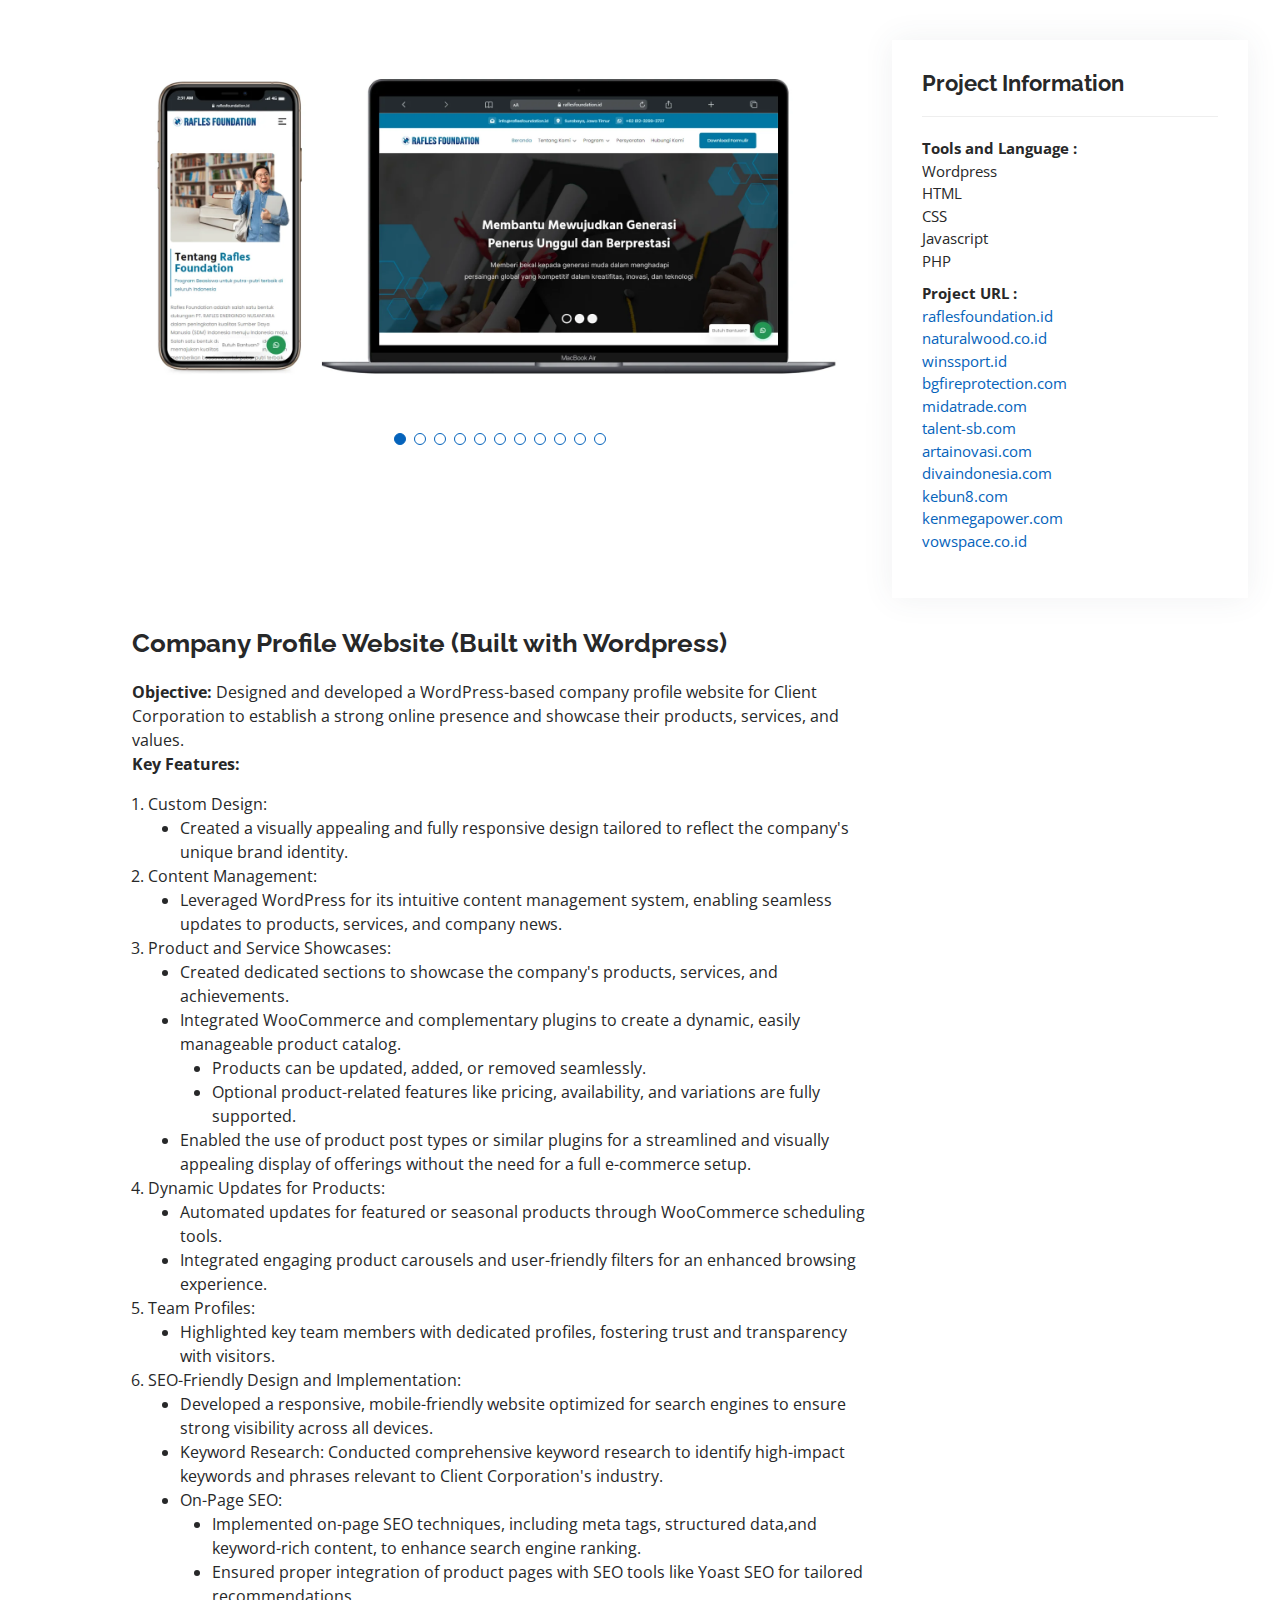
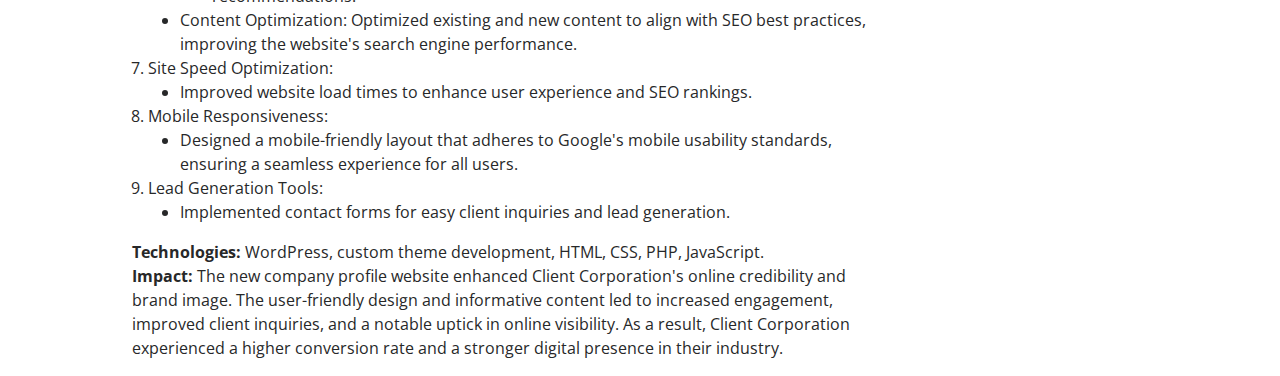
<file: content/wordpres.html>
<!DOCTYPE html>
<html lang="en">
  <head>
    <meta charset="utf-8" />
    <meta content="width=device-width, initial-scale=1.0" name="viewport" />

    <title>Portfolio Details</title>
    <meta content="" name="description" />
    <meta content="" name="keywords" />

    <!-- Favicons -->
    <link href="assets/img/a1.webp" rel="icon" />
    <link href="assets/img/a2.webp" rel="apple-touch-icon" />

    <!-- Google Fonts -->
    <link
      href="https://fonts.googleapis.com/css?family=Open+Sans:300,300i,400,400i,600,600i,700,700i|Raleway:300,300i,400,400i,500,500i,600,600i,700,700i|Poppins:300,300i,400,400i,500,500i,600,600i,700,700i"
      rel="stylesheet"
    />

    <!-- Vendor CSS Files -->
    <link href="../assets/vendor/aos/aos.css" rel="stylesheet" />
    <link
      href="../assets/vendor/bootstrap/css/bootstrap.min.css"
      rel="stylesheet"
    />
    <link
      href="../assets/vendor/bootstrap-icons/bootstrap-icons.css"
      rel="stylesheet"
    />
    <link
      href="../assets/vendor/boxicons/css/boxicons.min.css"
      rel="stylesheet"
    />
    <link
      href="../assets/vendor/glightbox/css/glightbox.min.css"
      rel="stylesheet"
    />
    <link
      href="../assets/vendor/swiper/swiper-bundle.min.css"
      rel="stylesheet"
    />

    <!-- Template Main CSS File -->
    <link href="../assets/css/style.css" rel="stylesheet" />
  </head>

  <body>
    <main id="main">

        <!-- ======= Portfolio Details Section ======= -->
        <section id="portfolio-details" class="portfolio-details">
            <div class="container">

                <div class="row gy-4">

                    <div class="col-lg-8">
                        <div class="portfolio-details-slider swiper">
                            <div class="swiper-wrapper align-items-center">

                                <div class="swiper-slide">
                                    <img src="../assets/img/portfolio/wp.webp" class="img-fluid" alt="">
                                </div>

                                <div class="swiper-slide">
                                    <img src="../assets/img/portfolio/wp2.webp" class="img-fluid" alt="">
                                </div>

                                <div class="swiper-slide">
                                    <img src="../assets/img/portfolio/wp3.webp" class="img-fluid" alt="">
                                </div>

                                <div class="swiper-slide">
                                    <img src="../assets/img/portfolio/wp4.webp" class="img-fluid" alt="">
                                </div>

                                <div class="swiper-slide">
                                    <img src="../assets/img/portfolio/wp5.webp" class="img-fluid" alt="">
                                </div>

                                <div class="swiper-slide">
                                    <img src="../assets/img/portfolio/wp6.webp" class="img-fluid" alt="">
                                </div>

                                <div class="swiper-slide">
                                    <img src="../assets/img/portfolio/wp7.webp" class="img-fluid" alt="">
                                </div>

                                <div class="swiper-slide">
                                    <img src="../assets/img/portfolio/wp8.webp" class="img-fluid" alt="">
                                </div>

                                <div class="swiper-slide">
                                    <img src="../assets/img/portfolio/wp9.webp" class="img-fluid" alt="">
                                </div>
                                
                                <div class="swiper-slide">
                                    <img src="../assets/img/portfolio/wp10.webp" class="img-fluid" alt="">
                                </div>
                                
                                <div class="swiper-slide">
                                    <img src="../assets/img/portfolio/wp11.webp" class="img-fluid" alt="">
                                </div>
                            </div>
                            <div class="swiper-pagination"></div>
                        </div>
                    </div>

                    <div class="col-lg-4 ">
                        <div class="portfolio-info">
                            <h3>Project Information</h3>
                            <ul>
                                <li><strong>Tools and Language :</strong> <br>
                                    Wordpress <br>
                                    HTML <br>
                                    CSS <br>
                                    Javascript<br>
                                    PHP <br>
                                </li>
                                <li><strong>Project URL :</strong> <br>
                                    <a target="_BLANK" href="https://raflesfoundation.id/">raflesfoundation.id</a><br>
                                    <a target="_BLANK" href="https://naturalwood.co.id/">naturalwood.co.id</a><br>
                                    <a target="_BLANK" href="https://winssport.id/">winssport.id</a><br>
                                    <a target="_BLANK" href="https://bgfireprotection.com/">bgfireprotection.com</a><br>
                                    <a target="_BLANK" href="http://midatrade.com/">midatrade.com</a><br>
                                    <a target="_BLANK" href="https://talent-sb.com/">talent-sb.com</a><br>
                                    <a target="_BLANK" href="http://artainovasi.com/">artainovasi.com</a><br>
                                    <a target="_BLANK" href="https://divaindonesia.com/">divaindonesia.com</a><br>
                                    <a target="_BLANK" href="https://kebun8.com/">kebun8.com</a><br>                                    
                                    <a target="_BLANK" href="https://kenmegapower.com/">kenmegapower.com</a><br>                                    
                                    <a target="_BLANK" href="https://vowspace.co.id/">vowspace.co.id</a><br>                                        
                                </li>
                            </ul>
                        </div>
                    </div>

                </div>
                <div class="row">

                    <div class="col-lg-8">
                        <div class="portfolio-description">
                            <h2>Company Profile Website (Built with Wordpress)</h2>
                            <p>
                                <strong>Objective:</strong> Designed and developed a WordPress-based company profile website
                                for Client
                                Corporation to establish a strong online presence and showcase their products, services, and
                                values.<br>
                                <strong>Key Features:</strong>
                            <ul class="feature-wp">
                                <li>Custom Design: 
                                    <ul class="subwp">
                                        <li>Created a visually appealing and fully responsive design 
                                            tailored to reflect the company's unique brand identity.</li>
                                    </ul>
                                </li>
                                <li>Content Management: 
                                    <ul class="subwp">
                                        <li>Leveraged WordPress for its intuitive content management system, 
                                            enabling seamless updates to products, services, and company news.</li>
                                    </ul>
                                </li>
                                <li>Product and Service Showcases: 
                                    <ul class="subwp">
                                        <li>Created dedicated sections to showcase the company's
                                            products, services, and achievements.</li>
                                        <li>Integrated WooCommerce and complementary plugins to create a dynamic, easily manageable product catalog.</li>
                                        <ul class="subwp">
                                            <li>Products can be updated, added, or removed seamlessly.</li>
                                            <li>Optional product-related features like pricing, availability, and variations are fully supported.</li>
                                        </ul>
                                        <li>Enabled the use of product post types or similar plugins for a streamlined and visually 
                                            appealing display of offerings without the need for a full e-commerce setup.</li>
                                    </ul>
                                </li>                                
                                <li>Dynamic Updates for Products:
                                    <ul class="subwp">
                                        <li>Automated updates for featured or seasonal products through WooCommerce scheduling tools.</li>
                                        <li>Integrated engaging product carousels and user-friendly filters for an enhanced browsing experience.</li>
                                    </ul>
                                </li>
                                <li>Team Profiles: 
                                    <ul class="subwp">
                                        <li>Highlighted key team members with dedicated profiles, fostering trust and transparency with visitors.</li>
                                    </ul>
                                </li>
                                <li>SEO-Friendly Design and Implementation:
                                    <ul class="subwp">
                                        <li>Developed a responsive, mobile-friendly website optimized for search engines to ensure strong visibility across all devices.</li>
                                        <li>Keyword Research: Conducted comprehensive keyword research to identify 
                                            high-impact keywords and phrases relevant to Client Corporation's industry.</li>
                                        <li>On-Page SEO:
                                            <ul class="subwp">
                                                <li>Implemented on-page SEO techniques, including meta tags, structured data,and
                                                    keyword-rich content, to enhance search engine ranking.</li>
                                                <li>Ensured proper integration of product pages with SEO tools like Yoast SEO for tailored recommendations.</li>
                                            </ul>
                                        </li>
                                        <li>Content Optimization: Optimized existing and new content to align with SEO best practices, 
                                            improving the website's search engine performance.</li>
                                    </ul>
                                </li>
                                <li> Site Speed Optimization: 
                                    <ul class="subwp">
                                        <li>Improved website load times to enhance user experience and SEO
                                            rankings.</li>
                                    </ul>
                                </li>
                                <li> Mobile Responsiveness: 
                                    <ul class="subwp">
                                        <li>Designed a mobile-friendly layout that adheres to Google's mobile 
                                            usability standards, ensuring a seamless experience for all users.</li>
                                    </ul>
                                </li>
                                <li> Lead Generation Tools: 
                                    <ul class="subwp">
                                        <li>Implemented contact forms for easy client inquiries and lead generation.</li>
                                    </ul>
                                </li>
                            </ul>
                            <strong>Technologies:</strong> WordPress, custom theme development, HTML, CSS, PHP,
                            JavaScript.<br>
                            <strong>Impact:</strong> The new company profile website enhanced Client Corporation's online
                            credibility and
                            brand image. The user-friendly design and informative content led to increased engagement,
                            improved client inquiries, and a notable uptick in online visibility. As a result, Client
                            Corporation experienced a higher conversion rate and a stronger digital presence in their
                            industry.
                            </p>

                        </div>
                    </div>

                </div>

            </div>
        </section><!-- End Portfolio Details Section -->

    </main><!-- End #main -->

    <div id="preloader"></div>
    <a
      href="#"
      class="back-to-top d-flex align-items-center justify-content-center"
      ><i class="bi bi-arrow-up-short"></i
    ></a>

    <!-- Vendor JS Files -->
    <script src="../assets/vendor/purecounter/purecounter_vanilla.js"></script>
    <script src="../assets/vendor/aos/aos.js"></script>
    <script src="../assets/vendor/bootstrap/js/bootstrap.bundle.min.js"></script>
    <script src="../assets/vendor/glightbox/js/glightbox.min.js"></script>
    <script src="../assets/vendor/isotope-layout/isotope.pkgd.min.js"></script>
    <script src="../assets/vendor/swiper/swiper-bundle.min.js"></script>
    <script src="../assets/vendor/typed.js/typed.min.js"></script>
    <script src="../assets/vendor/waypoints/noframework.waypoints.js"></script>
    <script src="../assets/vendor/php-email-form/validate.js"></script>

    <!-- Template Main JS File -->
    <script src="../assets/js/main.js"></script>
  </body>
</html>
</file>
<file: assets/css/style.css>
/**
* Template Name: MyResume
* Updated: Mar 10 2023 with Bootstrap v5.2.3
* Template URL: https://bootstrapmade.com/free-html-bootstrap-template-my-resume/
* Author: BootstrapMade.com
* License: https://bootstrapmade.com/license/
*/

/*--------------------------------------------------------------
# General
--------------------------------------------------------------*/
body {
  font-family: "Open Sans", sans-serif;
  color: #272829;
}

a {
  color: #0563bb;
  text-decoration: none;
}

a:hover {
  color: #067ded;
  text-decoration: none;
}

h1,
h2,
h3,
h4,
h5,
h6 {
  font-family: "Raleway", sans-serif;
}

/*--------------------------------------------------------------
# Back to top button
--------------------------------------------------------------*/
.back-to-top {
  position: fixed;
  visibility: hidden;
  opacity: 0;
  right: 15px;
  bottom: 15px;
  z-index: 996;
  background: #0563bb;
  width: 40px;
  height: 40px;
  border-radius: 50px;
  transition: all 0.4s;
}

.back-to-top i {
  font-size: 28px;
  color: #fff;
  line-height: 0;
}

.back-to-top:hover {
  background: #0678e3;
  color: #fff;
}

.back-to-top.active {
  visibility: visible;
  opacity: 1;
}

/*--------------------------------------------------------------
# Preloader
--------------------------------------------------------------*/
#preloader {
  position: fixed;
  top: 0;
  left: 0;
  right: 0;
  bottom: 0;
  z-index: 9999;
  overflow: hidden;
  background: #fff;
}

#preloader:before {
  content: "";
  position: fixed;
  top: calc(50% - 30px);
  left: calc(50% - 30px);
  border: 6px solid #0563bb;
  border-top-color: #fff;
  border-bottom-color: #fff;
  border-radius: 50%;
  width: 60px;
  height: 60px;
  animation: animate-preloader 1s linear infinite;
}

@keyframes animate-preloader {
  0% {
    transform: rotate(0deg);
  }

  100% {
    transform: rotate(360deg);
  }
}

/*--------------------------------------------------------------
# Disable aos animation delay on mobile devices
--------------------------------------------------------------*/
@media screen and (max-width: 768px) {
  [data-aos-delay] {
    transition-delay: 0 !important;
  }
}

/*--------------------------------------------------------------
# Header
--------------------------------------------------------------*/
#header {
  position: fixed;
  top: 0;
  left: 0;
  bottom: 0;
  z-index: 9997;
  transition: all 0.5s;
  padding: 15px;
  overflow-y: auto;
}

@media (max-width: 991px) {
  #header {
    width: 300px;
    background: #fff;
    border-right: 1px solid #e6e9ec;
    left: -300px;
  }
}

@media (min-width: 991px) {
  #main {
    margin-left: 100px;
  }
}

/*--------------------------------------------------------------
# Navigation Menu
--------------------------------------------------------------*/
/**
* Desktop Navigation
*/
.nav-menu {
  padding: 0;
  display: block;
}

.nav-menu * {
  margin: 0;
  padding: 0;
  list-style: none;
}

.nav-menu > ul > li {
  position: relative;
  white-space: nowrap;
}

.nav-menu a,
.nav-menu a:focus {
  display: flex;
  align-items: center;
  color: #45505b;
  padding: 10px 18px;
  margin-bottom: 8px;
  transition: 0.3s;
  font-size: 15px;
  border-radius: 50px;
  background: #f2f3f5;
  height: 56px;
  width: 100%;
  overflow: hidden;
  transition: 0.3s;
}

.nav-menu a i,
.nav-menu a:focus i {
  font-size: 20px;
}

.nav-menu a span,
.nav-menu a:focus span {
  padding: 0 5px 0 7px;
  color: #45505b;
}

@media (min-width: 992px) {
  .nav-menu a,
  .nav-menu a:focus {
    width: 56px;
  }

  .nav-menu a span,
  .nav-menu a:focus span {
    display: none;
    color: #fff;
  }
}

.nav-menu a:hover,
.nav-menu .active,
.nav-menu .active:focus,
.nav-menu li:hover > a {
  color: #fff;
  background: #0563bb;
}

.nav-menu a:hover span,
.nav-menu .active span,
.nav-menu .active:focus span,
.nav-menu li:hover > a span {
  color: #fff;
}

.nav-menu a:hover,
.nav-menu li:hover > a {
  width: 100%;
  color: #fff;
}

.nav-menu a:hover span,
.nav-menu li:hover > a span {
  display: block;
}

/**
* Mobile Navigation
*/
.mobile-nav-toggle {
  position: fixed;
  right: 10px;
  top: 10px;
  z-index: 9998;
  border: 0;
  background: none;
  font-size: 28px;
  transition: all 0.4s;
  outline: none !important;
  line-height: 0;
  cursor: pointer;
  border-radius: 50px;
  padding: 5px;
}

.mobile-nav-toggle i {
  color: #45505b;
}

.mobile-nav-active {
  overflow: hidden;
}

.mobile-nav-active #header {
  left: 0;
}

.mobile-nav-active .mobile-nav-toggle {
  color: #fff;
  background-color: #0563bb;
}

/*--------------------------------------------------------------
# Hero Section
--------------------------------------------------------------*/
#hero {
  width: 100%;
  height: 100vh;
  background: url("../img/hero-bg.webp") center right no-repeat;
  background-size: cover;
  position: relative;
}
.profil-top {
  max-width: 100%;
  height: auto;
}
@media (min-width: 768px) and (max-width: 1024px) {
  .profil-top {
    max-width: 70%;
    height: auto;
  }
  #hero {
    width: 100%;
    height: 85vh;
    background: url("../img/hero-bg.webp") center right no-repeat;
    background-size: cover;
    position: relative;
  }
}
@media (min-width: 768px) and (max-width: 1024px) and (orientation: landscape) {
  #hero {
    width: 100%;
    height: 155vh;
    background: url("../img/hero-bg.webp") center right no-repeat;
    background-size: cover;
    position: relative;
  }
  .profil-top {
    max-width: 30%;
    height: auto;
    margin-left: -42px;
  }
}
@media (min-width: 320px) and (max-width: 767px) {
  .profil-top {
    max-width: 70%;
    height: auto;
  }
}
@media (min-width: 320px) and (max-width: 767px) and (orientation: landscape) {
  #hero {
    width: 100%;
    height: 150vh;
    background: url("../img/hero-bg.webp") center right no-repeat;
    background-size: cover;
    position: relative;
  }
  .profil-top {
    max-width: 50%;
    height: auto;
  }
}
@media (min-width: 992px) {
  #hero {
    padding-left: 160px;
  }
}

#hero:before {
  content: "";
  background: rgba(255, 255, 255, 0.8);
  position: absolute;
  bottom: 0;
  top: 0;
  left: 0;
  right: 0;
}

#hero h1 {
  margin: 0;
  font-size: 64px;
  font-weight: 700;
  line-height: 56px;
  color: #45505b;
}

#hero p {
  color: #45505b;
  margin: 15px 0 0 0;
  font-size: 26px;
  font-family: "Poppins", sans-serif;
}

#hero p span {
  color: #0563bb;
  letter-spacing: 1px;
}

#hero .social-links {
  margin-top: 30px;
}

#hero .social-links a {
  font-size: 24px;
  display: inline-block;
  color: #45505b;
  line-height: 1;
  margin-right: 20px;
  transition: 0.3s;
}

#hero .social-links a:hover {
  color: #0563bb;
}

@media (max-width: 992px) {
  #hero {
    text-align: center;
  }

  #hero h1 {
    font-size: 32px;
    line-height: 36px;
  }

  #hero p {
    margin-top: 10px;
    font-size: 20px;
    line-height: 24px;
  }
}

/*--------------------------------------------------------------
# Sections General
--------------------------------------------------------------*/
section {
  padding: 60px 0 0;
  overflow: hidden;
}

.section-title {
  text-align: center;
  padding-bottom: 30px;
}

.section-title h2 {
  font-size: 30px;
  font-weight: bold;
  text-transform: uppercase;
  margin-bottom: 20px;
  padding-bottom: 20px;
  position: relative;
  color: #45505b;
}

.section-title h2::before {
  content: "";
  position: absolute;
  display: block;
  width: 120px;
  height: 1px;
  background: #ddd;
  bottom: 1px;
  left: calc(50% - 60px);
}

.section-title h2::after {
  content: "";
  position: absolute;
  display: block;
  width: 40px;
  height: 3px;
  background: #0563bb;
  bottom: 0;
  left: calc(50% - 20px);
}

.section-title p {
  margin-bottom: 0;
}

/*--------------------------------------------------------------
# About
--------------------------------------------------------------*/
.about .content h3 {
  font-weight: 700;
  font-size: 26px;
  color: #728394;
}

.about .content ul {
  list-style: none;
  padding: 0;
}

.about .content ul li {
  margin-bottom: 20px;
  display: flex;
  align-items: center;
}

.about .content ul strong {
  margin-right: 10px;
}

.about .content ul i {
  font-size: 16px;
  margin-right: 5px;
  color: #0563bb;
  line-height: 0;
}

.about .content p:last-child {
  margin-bottom: 0;
}

/*--------------------------------------------------------------
# Facts
--------------------------------------------------------------*/
.facts .count-box {
  padding: 30px 30px 25px 30px;
  margin-top: 30px;
  width: 100%;
  position: relative;
  text-align: center;
  background: #fff;
}

.facts .count-box i {
  position: absolute;
  top: -25px;
  left: 50%;
  transform: translateX(-50%);
  font-size: 24px;
  background: #0563bb;
  color: #fff;
  border-radius: 50px;
  display: inline-flex;
  align-items: center;
  justify-content: center;
  width: 48px;
  height: 48px;
}

.facts .count-box span {
  font-size: 36px;
  display: block;
  font-weight: 600;
  color: #011426;
}

.facts .count-box p {
  padding: 0;
  margin: 0;
  font-family: "Raleway", sans-serif;
  font-size: 14px;
}

/*--------------------------------------------------------------
# Akills
--------------------------------------------------------------*/
.skills .progress {
  height: 60px;
  display: block;
  background: none;
  border-radius: 0;
}

.skills .progress .skill {
  padding: 10px 0;
  margin: 0;
  text-transform: uppercase;
  display: block;
  font-weight: 600;
  font-family: "Poppins", sans-serif;
  color: #45505b;
}

.skills .progress .skill .val {
  float: right;
  font-style: normal;
}

.skills .progress-bar-wrap {
  background: #f2f3f5;
}

.skills .progress-bar {
  width: 1px;
  height: 10px;
  transition: 0.9s;
  background-color: #0563bb;
}

/*--------------------------------------------------------------
# Resume
--------------------------------------------------------------*/
.resume .resume-title {
  font-size: 26px;
  font-weight: 700;
  margin-top: 20px;
  margin-bottom: 20px;
  color: #45505b;
}

.resume .resume-item {
  padding: 0 0 20px 20px;
  margin-top: -2px;
  border-left: 2px solid #0563bb;
  position: relative;
}

.resume .resume-item h4 {
  line-height: 18px;
  font-size: 18px;
  font-weight: 600;
  text-transform: uppercase;
  font-family: "Poppins", sans-serif;
  color: #0563bb;
  margin-bottom: 10px;
}

.resume .resume-item h5 {
  font-size: 16px;
  background: #f7f8f9;
  padding: 5px 15px;
  display: inline-block;
  font-weight: 600;
  margin-bottom: 10px;
}

.resume .resume-item ul {
  padding-left: 20px;
}

.resume .resume-item ul li {
  padding-bottom: 10px;
}

.resume .resume-item:last-child {
  padding-bottom: 0;
}

.resume .resume-item::before {
  content: "";
  position: absolute;
  width: 16px;
  height: 16px;
  border-radius: 50px;
  left: -9px;
  top: 0;
  background: #fff;
  border: 2px solid #0563bb;
}

/*--------------------------------------------------------------
# Portfolio
--------------------------------------------------------------*/
.portfolio .portfolio-item {
  margin-bottom: 30px;
}

.portfolio #portfolio-flters {
  padding: 0;
  margin: 0 auto 25px auto;
  list-style: none;
  text-align: center;
  background: #fff;
  border-radius: 50px;
  padding: 2px 15px;
}

.portfolio #portfolio-flters li {
  cursor: pointer;
  display: inline-block;
  padding: 10px 15px;
  font-size: 14px;
  font-weight: 600;
  line-height: 1;
  text-transform: uppercase;
  color: #272829;
  margin-bottom: 5px;
  transition: all 0.3s ease-in-out;
}

.portfolio #portfolio-flters li:hover,
.portfolio #portfolio-flters li.filter-active {
  color: #0563bb;
}

.portfolio #portfolio-flters li:last-child {
  margin-right: 0;
}

.portfolio .portfolio-wrap {
  transition: 0.3s;
  position: relative;
  overflow: hidden;
  z-index: 1;
  background: rgba(69, 80, 91, 0.8);
}

.portfolio .portfolio-wrap::before {
  content: "";
  background: rgba(255, 255, 255, 0.7);
  position: absolute;
  left: 30px;
  right: 30px;
  top: 30px;
  bottom: 30px;
  transition: all ease-in-out 0.3s;
  z-index: 2;
  opacity: 0;
}

.portfolio .portfolio-wrap .portfolio-info {
  opacity: 0;
  position: absolute;
  top: 0;
  left: 0;
  right: 0;
  bottom: 0;
  text-align: center;
  z-index: 3;
  transition: all ease-in-out 0.3s;
  display: flex;
  flex-direction: column;
  justify-content: center;
  align-items: center;
}

.portfolio .portfolio-wrap .portfolio-info::before {
  display: block;
  content: "";
  width: 48px;
  height: 48px;
  position: absolute;
  top: 35px;
  left: 35px;
  border-top: 3px solid #d7dce1;
  border-left: 3px solid #d7dce1;
  transition: all 0.5s ease 0s;
  z-index: 9994;
}

.portfolio .portfolio-wrap .portfolio-info::after {
  display: block;
  content: "";
  width: 48px;
  height: 48px;
  position: absolute;
  bottom: 35px;
  right: 35px;
  border-bottom: 3px solid #d7dce1;
  border-right: 3px solid #d7dce1;
  transition: all 0.5s ease 0s;
  z-index: 9994;
}

.portfolio .portfolio-wrap .portfolio-info h4 {
  font-size: 20px;
  color: #45505b;
  font-weight: 600;
}

.portfolio .portfolio-wrap .portfolio-info p {
  color: #45505b;
  font-size: 14px;
  text-transform: uppercase;
  padding: 0;
  margin: 0;
}

.portfolio .portfolio-wrap .portfolio-links {
  text-align: center;
  z-index: 4;
}

.portfolio .portfolio-wrap .portfolio-links a {
  color: #45505b;
  margin: 0 2px;
  font-size: 28px;
  display: inline-block;
  transition: 0.3s;
}

.portfolio .portfolio-wrap .portfolio-links a:hover {
  color: #148af9;
}

.portfolio .portfolio-wrap:hover::before {
  top: 0;
  left: 0;
  right: 0;
  bottom: 0;
  opacity: 1;
}

.portfolio .portfolio-wrap:hover .portfolio-info {
  opacity: 1;
}

.portfolio .portfolio-wrap:hover .portfolio-info::before {
  top: 15px;
  left: 15px;
}

.portfolio .portfolio-wrap:hover .portfolio-info::after {
  bottom: 15px;
  right: 15px;
}

/*--------------------------------------------------------------
# Portfolio Details
--------------------------------------------------------------*/
.portfolio-details {
  padding-top: 40px;
}

.portfolio-details .portfolio-details-slider img {
  width: 100%;
}

.portfolio-details .portfolio-details-slider .swiper-pagination {
  margin-top: 20px;
  position: relative;
}

.portfolio-details
  .portfolio-details-slider
  .swiper-pagination
  .swiper-pagination-bullet {
  width: 12px;
  height: 12px;
  background-color: #fff;
  opacity: 1;
  border: 1px solid #0563bb;
}

.portfolio-details
  .portfolio-details-slider
  .swiper-pagination
  .swiper-pagination-bullet-active {
  background-color: #0563bb;
}

.portfolio-details .portfolio-info {
  padding: 30px;
  box-shadow: 0px 0 30px rgba(69, 80, 91, 0.08);
}

.portfolio-details .portfolio-info h3 {
  font-size: 22px;
  font-weight: 700;
  margin-bottom: 20px;
  padding-bottom: 20px;
  border-bottom: 1px solid #eee;
}

.portfolio-details .portfolio-info ul {
  list-style: none;
  padding: 0;
  font-size: 15px;
}

.portfolio-details .portfolio-info ul li + li {
  margin-top: 10px;
}

.portfolio-details .portfolio-description {
  padding-top: 30px;
}

.portfolio-details .portfolio-description h2 {
  font-size: 26px;
  font-weight: 700;
  margin-bottom: 20px;
}

.portfolio-details .portfolio-description p {
  padding: 0;
}

/*--------------------------------------------------------------
# Services
--------------------------------------------------------------*/
.services .icon-box {
  text-align: center;
  padding: 25px 20px 25px 20px;
  transition: all ease-in-out 0.3s;
  background: #fff;
  box-shadow: 0px 5px 90px 0px rgba(97, 107, 114, 0.05);
}

.services .icon-box .icon {
  margin: 0 auto;
  width: 100px;
  height: 100px;
  display: flex;
  align-items: center;
  justify-content: center;
  transition: ease-in-out 0.3s;
  position: relative;
}

.services .icon-box .icon i {
  font-size: 36px;
  transition: 0.5s;
  position: relative;
}

.services .icon-box .icon svg {
  position: absolute;
  top: 0;
  left: 0;
}

.services .icon-box .icon svg path {
  transition: 0.5s;
  fill: #f5f5f5;
}

.services .icon-box h4 {
  font-weight: 600;
  margin: 10px 0 15px 0;
  font-size: 22px;
}

.services .icon-box h4 a {
  color: #45505b;
  transition: ease-in-out 0.3s;
}

.services .icon-box p {
  line-height: 24px;
  font-size: 14px;
  margin-bottom: 0;
}

.services .icon-box:hover {
  border-color: #fff;
  box-shadow: 0px 0 35px 0 rgba(0, 0, 0, 0.08);
}

.services .iconbox-blue i {
  color: #47aeff;
}

.services .iconbox-blue:hover .icon i {
  color: #fff;
}

.services .iconbox-blue:hover .icon path {
  fill: #47aeff;
}

.services .iconbox-orange i {
  color: #ffa76e;
}

.services .iconbox-orange:hover .icon i {
  color: #fff;
}

.services .iconbox-orange:hover .icon path {
  fill: #ffa76e;
}

.services .iconbox-pink i {
  color: #e80368;
}

.services .iconbox-pink:hover .icon i {
  color: #fff;
}

.services .iconbox-pink:hover .icon path {
  fill: #e80368;
}

.services .iconbox-yellow i {
  color: #ffbb2c;
}

.services .iconbox-yellow:hover .icon i {
  color: #fff;
}

.services .iconbox-yellow:hover .icon path {
  fill: #ffbb2c;
}

.services .iconbox-red i {
  color: #ff5828;
}

.services .iconbox-red:hover .icon i {
  color: #fff;
}

.services .iconbox-red:hover .icon path {
  fill: #ff5828;
}

.services .iconbox-teal i {
  color: #11dbcf;
}

.services .iconbox-teal:hover .icon i {
  color: #fff;
}

.services .iconbox-teal:hover .icon path {
  fill: #11dbcf;
}

/*--------------------------------------------------------------
# Testimonials
--------------------------------------------------------------*/
.testimonials .section-header {
  margin-bottom: 40px;
}

.testimonials .testimonials-carousel,
.testimonials .testimonials-slider {
  overflow: hidden;
}

.testimonials .testimonial-item {
  text-align: center;
}

.testimonials .testimonial-item .testimonial-img {
  width: 120px;
  border-radius: 50%;
  border: 4px solid #fff;
  margin: 0 auto;
}

@media (min-width: 992px) {
  .testimonials .testimonial-item .tools {
    max-width: 100%;
    height: 60px;
  }
}

@media (min-width: 320px) and (max-width: 767px) {
  .testimonials .testimonial-item .tools {
    max-width: 100%;
    height: 40px;
  }
}
@media (min-width: 768px) and (max-width: 1024px) {
  .testimonials .testimonial-item .tools {
    max-width: 100%;
    height: 40px;
  }
}
.testimonials .testimonial-item h3 {
  font-size: 20px;
  font-weight: bold;
  margin: 10px 0 5px 0;
  color: #111;
}

.testimonials .testimonial-item h4 {
  font-size: 14px;
  color: #999;
  margin: 0 0 15px 0;
}

.quote-icon-left,
.quote-icon-right {
  color: #90c8fc;
  font-size: 26px;
}

.quote-icon-left {
  display: inline-block;
  left: -5px;
  position: relative;
}

.quote-icon-right {
  display: inline-block;
  right: -5px;
  position: relative;
  top: 10px;
}

.testimonials .testimonial-item p {
  font-style: italic;
  margin: 0 auto 15px auto;
}

.testimonials .swiper-pagination {
  margin-top: 20px;
  position: relative;
}

.testimonials .swiper-pagination .swiper-pagination-bullet {
  width: 12px;
  height: 12px;
  background-color: #fff;
  opacity: 1;
  border: 1px solid #0563bb;
}

.testimonials .swiper-pagination .swiper-pagination-bullet-active {
  background-color: #0563bb;
}

@media (min-width: 992px) {
  .testimonials .testimonial-item p {
    width: 80%;
  }
}

/*--------------------------------------------------------------
# Contact
--------------------------------------------------------------*/
.contact .info {
  width: 100%;
  background: #fff;
}

.contact .info i {
  font-size: 20px;
  color: #0563bb;
  float: left;
  width: 44px;
  height: 44px;
  background: #eef7ff;
  display: flex;
  justify-content: center;
  align-items: center;
  border-radius: 50px;
  transition: all 0.3s ease-in-out;
}

.contact .info h4 {
  padding: 0 0 0 60px;
  font-size: 22px;
  font-weight: 600;
  margin-bottom: 5px;
  color: #45505b;
}

.contact .info p {
  padding: 0 0 0 60px;
  margin-bottom: 0;
  font-size: 14px;
  color: #728394;
}

.contact .info .email,
.contact .info .phone {
  margin-top: 40px;
}

.contact .info .email:hover i,
.contact .info .address:hover i,
.contact .info .phone:hover i {
  background: #0563bb;
  color: #fff;
}

.contact .php-email-form {
  width: 100%;
  background: #fff;
}

.contact .php-email-form .form-group {
  padding-bottom: 8px;
}

.contact .php-email-form .error-message {
  display: none;
  color: #fff;
  background: #ed3c0d;
  text-align: left;
  padding: 15px;
  font-weight: 600;
}

.contact .php-email-form .error-message br + br {
  margin-top: 25px;
}

.contact .php-email-form .sent-message {
  display: none;
  color: #fff;
  background: #18d26e;
  text-align: center;
  padding: 15px;
  font-weight: 600;
}

.contact .php-email-form .loading {
  display: none;
  background: #fff;
  text-align: center;
  padding: 15px;
}

.contact .php-email-form .loading:before {
  content: "";
  display: inline-block;
  border-radius: 50%;
  width: 24px;
  height: 24px;
  margin: 0 10px -6px 0;
  border: 3px solid #18d26e;
  border-top-color: #eee;
  animation: animate-loading 1s linear infinite;
}

.contact .php-email-form input,
.contact .php-email-form textarea {
  border-radius: 4px;
  box-shadow: none;
  font-size: 14px;
}

.contact .php-email-form input {
  height: 44px;
}

.contact .php-email-form textarea {
  padding: 10px 12px;
}

.contact .php-email-form button[type="submit"] {
  background: #0563bb;
  border: 0;
  padding: 10px 35px;
  color: #fff;
  transition: 0.4s;
  border-radius: 50px;
}

.contact .php-email-form button[type="submit"]:hover {
  background: #0678e3;
}

@keyframes animate-loading {
  0% {
    transform: rotate(0deg);
  }

  100% {
    transform: rotate(360deg);
  }
}

/*--------------------------------------------------------------
# Footer
--------------------------------------------------------------*/
#footer {
  background: #f7f8f9;
  color: #45505b;
  font-size: 14px;
  text-align: center;
  padding: 30px 0;
}

#footer h3 {
  font-size: 36px;
  font-weight: 700;
  position: relative;
  font-family: "Poppins", sans-serif;
  padding: 0;
  margin: 0 0 15px 0;
}

#footer p {
  font-size: 15px;
  font-style: italic;
  padding: 0;
  margin: 0 0 20px 0;
}

#footer .social-links {
  margin: 0 0 20px 0;
}

#footer .social-links a {
  font-size: 18px;
  display: inline-block;
  background: #0563bb;
  color: #fff;
  line-height: 1;
  padding: 8px 0;
  margin-right: 4px;
  border-radius: 50%;
  text-align: center;
  width: 36px;
  height: 36px;
  transition: 0.3s;
}

#footer .social-links a:hover {
  background: #0678e3;
  color: #fff;
  text-decoration: none;
}

#footer .copyright {
  margin: 0 0 5px 0;
}

#footer .credits {
  font-size: 13px;
}

/* TIMELINE EDUCATION */
#timeline .main-timeline {
  overflow: hidden;
  position: relative;
}
#timeline .main-timeline:before {
  content: "";
  width: 3px;
  height: 100%;
  background: #d6d5d5;
  position: absolute;
  top: 0;
  left: 50%;
}
#timeline .main-timeline .timeline {
  padding-right: 30px;
  position: relative;
}
#timeline .main-timeline .timeline:before,
#timeline .main-timeline .timeline:after {
  content: "";
  display: block;
  width: 100%;
  clear: both;
}
#timeline .main-timeline .timeline:first-child:before,
#timeline .main-timeline .timeline:last-child:before {
  content: "";
  width: 13px;
  height: 13px;
  border-radius: 50%;
  border: 2px solid #d6d5d5;
  background: #fff;
  margin: 0 auto;
  position: absolute;
  top: 0;
  left: 0;
  right: -3px;
}
#timeline .main-timeline .timeline:last-child:before {
  top: auto;
  bottom: 0;
}
#timeline .main-timeline .timeline-icon {
  width: 18px;
  height: 18px;
  border-radius: 50%;
  background: #fff;
  border: 2px solid #d6d5d5;
  box-sizing: content-box;
  margin: auto;
  position: absolute;
  top: 0;
  left: 0;
  bottom: 0;
  right: -4px;
}
#timeline .main-timeline .timeline-icon:before {
  content: "";
  display: block;
  width: 8px;
  height: 8px;
  border-radius: 50%;
  background: #0563bb;
  margin: auto;
  position: absolute;
  top: 0;
  left: 0;
  bottom: 0;
  right: 0;
}
#timeline .main-timeline .year {
  display: inline-block;
  padding: 8px 20px;
  margin: 0;
  font-size: 14px;
  color: #fff;
  background: #0563bb;
  text-align: center;
  position: absolute;
  top: 50%;
  right: 35%;
  transform: translateY(-50%);
}
#timeline .main-timeline .year:before {
  content: "";
  border-right: 18px solid #0563bb;
  border-top: 18px solid transparent;
  border-bottom: 18px solid transparent;
  position: absolute;
  top: 0;
  left: -18px;
}
#timeline .main-timeline .timeline-content {
  width: 46.5%;
  padding: 43px 50px;
  margin: 0 20px 0 0;
  background: #f2f2f2;
  position: relative;
}
#timeline .main-timeline .timeline-content:after {
  content: "";
  border-left: 20px solid #f2f2f2;
  border-top: 20px solid transparent;
  border-bottom: 20px solid transparent;
  position: absolute;
  top: 50%;
  right: -20px;
  transform: translateY(-50%);
}
#timeline .main-timeline .title {
  float: left;
  font-size: 24px;
  font-weight: bold;
  color: #504f54;
  margin: 0 20px 20px 0;
}
#timeline .main-timeline .post {
  display: inline-block;
  font-size: 14px;
  color: #999;
  margin-top: 6px;
}
#timeline .main-timeline .description {
  font-size: 14px;
  color: #7d7b7b;
  line-height: 24px;
  margin: 0;
  clear: both;
}
#timeline .main-timeline .timeline:nth-child(2n) {
  padding: 0 0 0 30px;
}
#timeline .main-timeline .timeline:nth-child(2n) .year {
  right: auto;
  left: 35%;
}
#timeline .main-timeline .timeline:nth-child(2n) .year:before {
  border: 18px solid transparent;
  border-right: none;
  border-left: 18px solid #0563bb;
  left: auto;
  right: -18px;
}
#timeline .main-timeline .timeline:nth-child(2n) .timeline-content {
  float: right;
  margin: 0 0 0 20px;
}
#timeline .main-timeline .timeline:nth-child(2n) .timeline-content:after {
  border-left: none;
  border-right: 20px solid #f2f2f2;
  right: auto;
  left: -20px;
}
@media only screen and (max-width: 1200px) {
  #timeline .main-timeline .year {
    right: 30%;
  }
  #timeline .main-timeline .timeline:nth-child(2n) .year {
    left: 30%;
  }
}
@media only screen and (max-width: 990px) {
  #timeline .main-timeline .year {
    right: 25%;
  }
  #timeline .main-timeline .timeline:nth-child(2n) .year {
    left: 25%;
  }
}
@media only screen and (max-width: 767px) {
  #timeline .main-timeline:before {
    left: 10px;
  }
  #timeline .main-timeline .timeline {
    padding: 0 0 0 30px;
    margin-bottom: 20px;
  }
  #timeline .main-timeline .timeline:last-child {
    margin-bottom: 0;
  }
  #timeline .main-timeline .timeline:first-child:before,
  #timeline .main-timeline .timeline:last-child:before {
    display: none;
  }
  #timeline .main-timeline .timeline-icon {
    margin: 0;
    position: absolute;
    top: 7px;
    left: 0;
  }
  #timeline .main-timeline .year,
  #timeline .main-timeline .timeline:nth-child(2n) .year {
    display: block;
    font-weight: bold;
    margin: 0 0 32px 30px;
    z-index: 1;
    position: relative;
    top: auto;
    left: auto;
    right: auto;
    transform: none;
  }
  #timeline .main-timeline .timeline:nth-child(2n) .year:before {
    border-left: none;
    border-right: 18px solid #0563bb;
    right: auto;
    left: -18px;
  }
  #timeline .main-timeline .timeline-content {
    padding: 20px;
  }
  #timeline .main-timeline .timeline-content,
  #timeline .main-timeline .timeline:nth-child(2n) .timeline-content {
    width: auto;
    float: none;
    margin: 0 0 0 30px;
  }
  #timeline .main-timeline .timeline-content:after,
  #timeline .main-timeline .timeline:nth-child(2n) .timeline-content:after {
    border: none;
    border-bottom: 20px solid #f2f2f2;
    border-left: 20px solid transparent;
    border-right: 20px solid transparent;
    top: -20px;
    left: 50%;
    right: auto;
    transform: translateX(-50%);
  }
}
@media only screen and (max-width: 480px) {
  #timeline .main-timeline .title {
    float: none;
    margin: 0;
  }
  #timeline .main-timeline .year,
  #timeline .main-timeline .timeline:nth-child(2n) .year {
    margin-left: 20px;
  }
  #timeline .main-timeline .timeline-content,
  #timeline .main-timeline .timeline:nth-child(2n) .timeline-content {
    margin-left: 10px;
  }
  #timeline .main-timeline .post {
    margin: 5px 0;
  }
}
.glightbox-clean .gslide-title {
  text-align: center;
}

/* CERTIFICATION */
.certification .row {
  row-gap: 1em;
}
.certification .certification-item {
  background-color: var(--surface-color);
  border: 1px solid #f2f2f2;
  height: 100%;
  padding: 30px;
  transition: 0.3s;
  border-radius: 10px;
  display: flex;
}
.certification-item .certification-image {
  margin-right: 25px;
  display: inline-flex;
  width: 72px;
  height: 72px;
  flex-shrink: 0;
  align-self: center;
}
.certification-item .desc-box h4 {
  font-weight: 600;
  margin: 10px 0 0 0;
  font-size: 22px;
}
.certification-item .desc-box h4 a {
  color: #45505b;
  transition: ease-in-out 0.3s;
}
.certification-item .desc-box p {
  line-height: 24px;
  font-size: 14px;
  margin-bottom: 0;
}

.btn-wrap a.btn-cv {
  color: #fff;
  background: #0563bb;
  font-size: 14px;
  display: inline-block;
  padding: 12px 40px;
  border-radius: 30px;
  transition: 0.5s;
  text-transform: uppercase;
  letter-spacing: 1px;
  font-weight: 600;
  margin-bottom: 40px;
}
ul.feature-wp {
  list-style: auto;
  padding-left: 1rem;
}
ul.subwp {
  list-style: initial;
}
</file>
